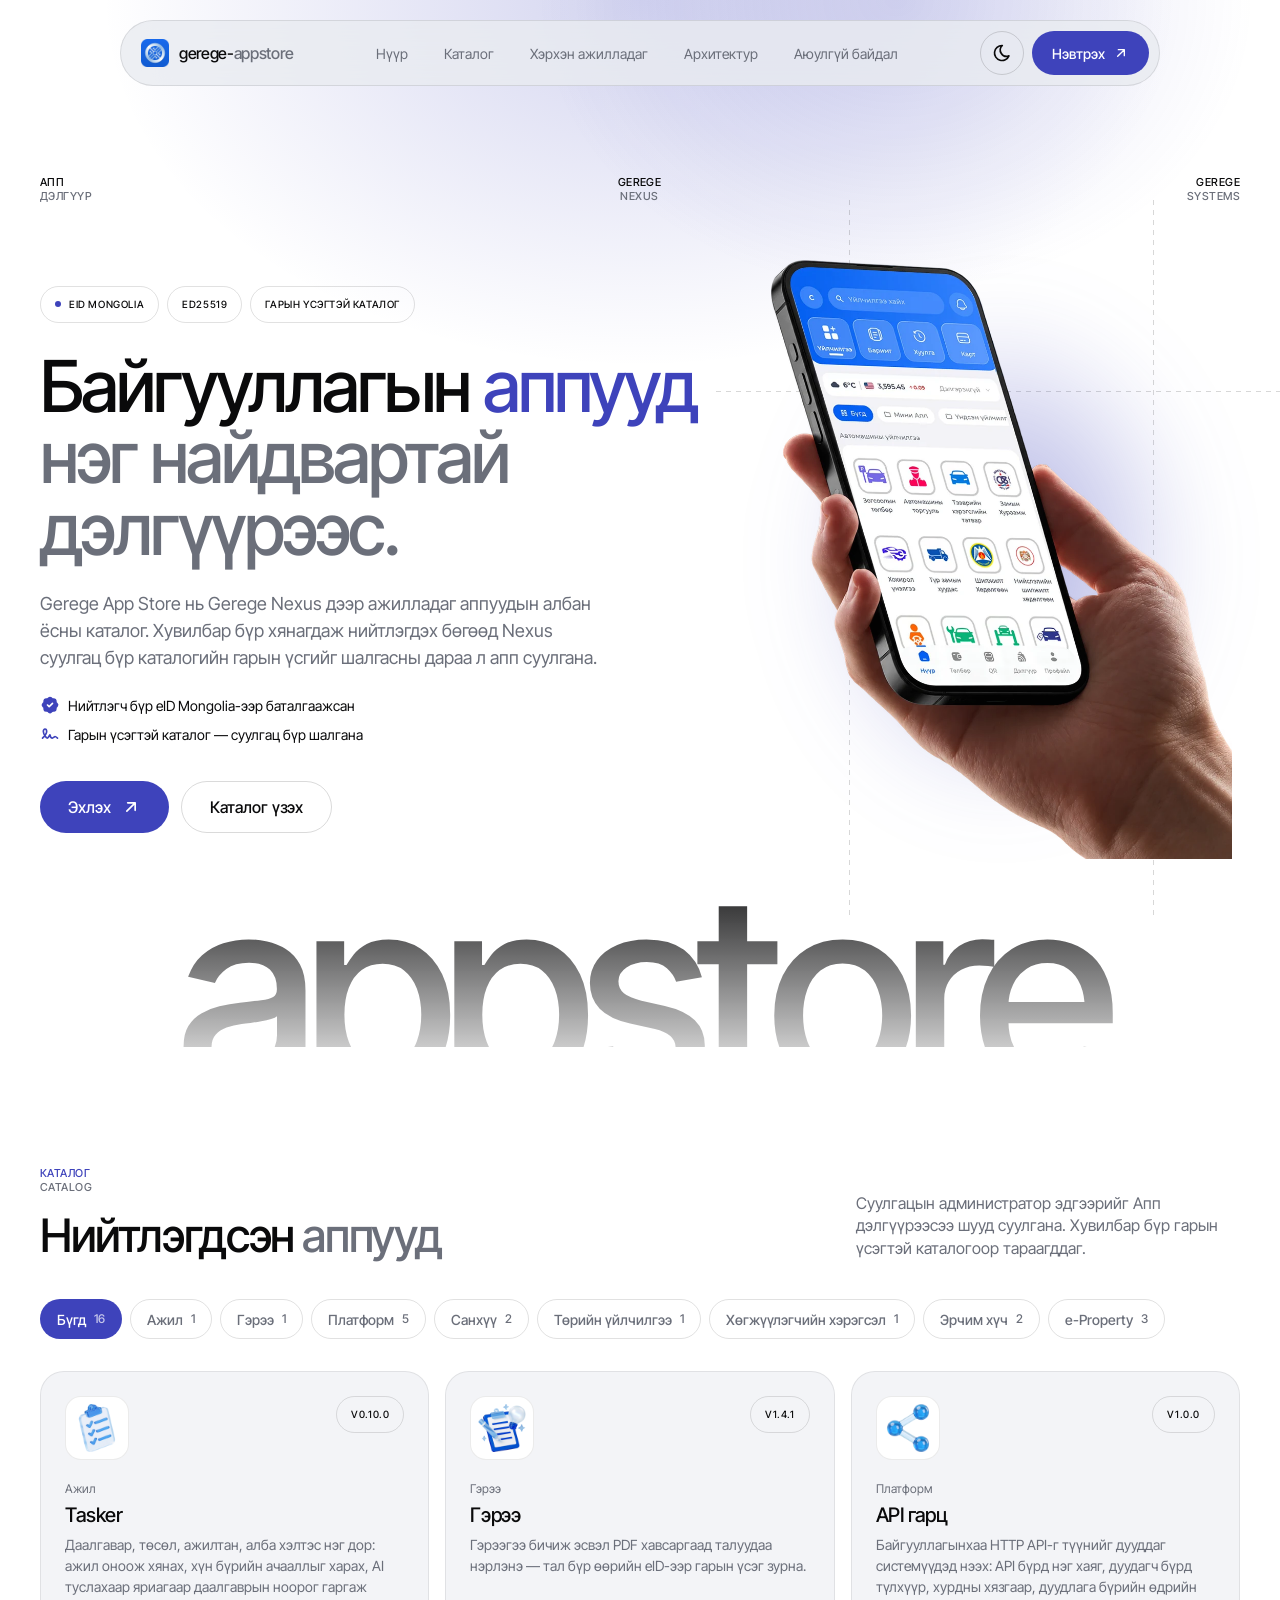
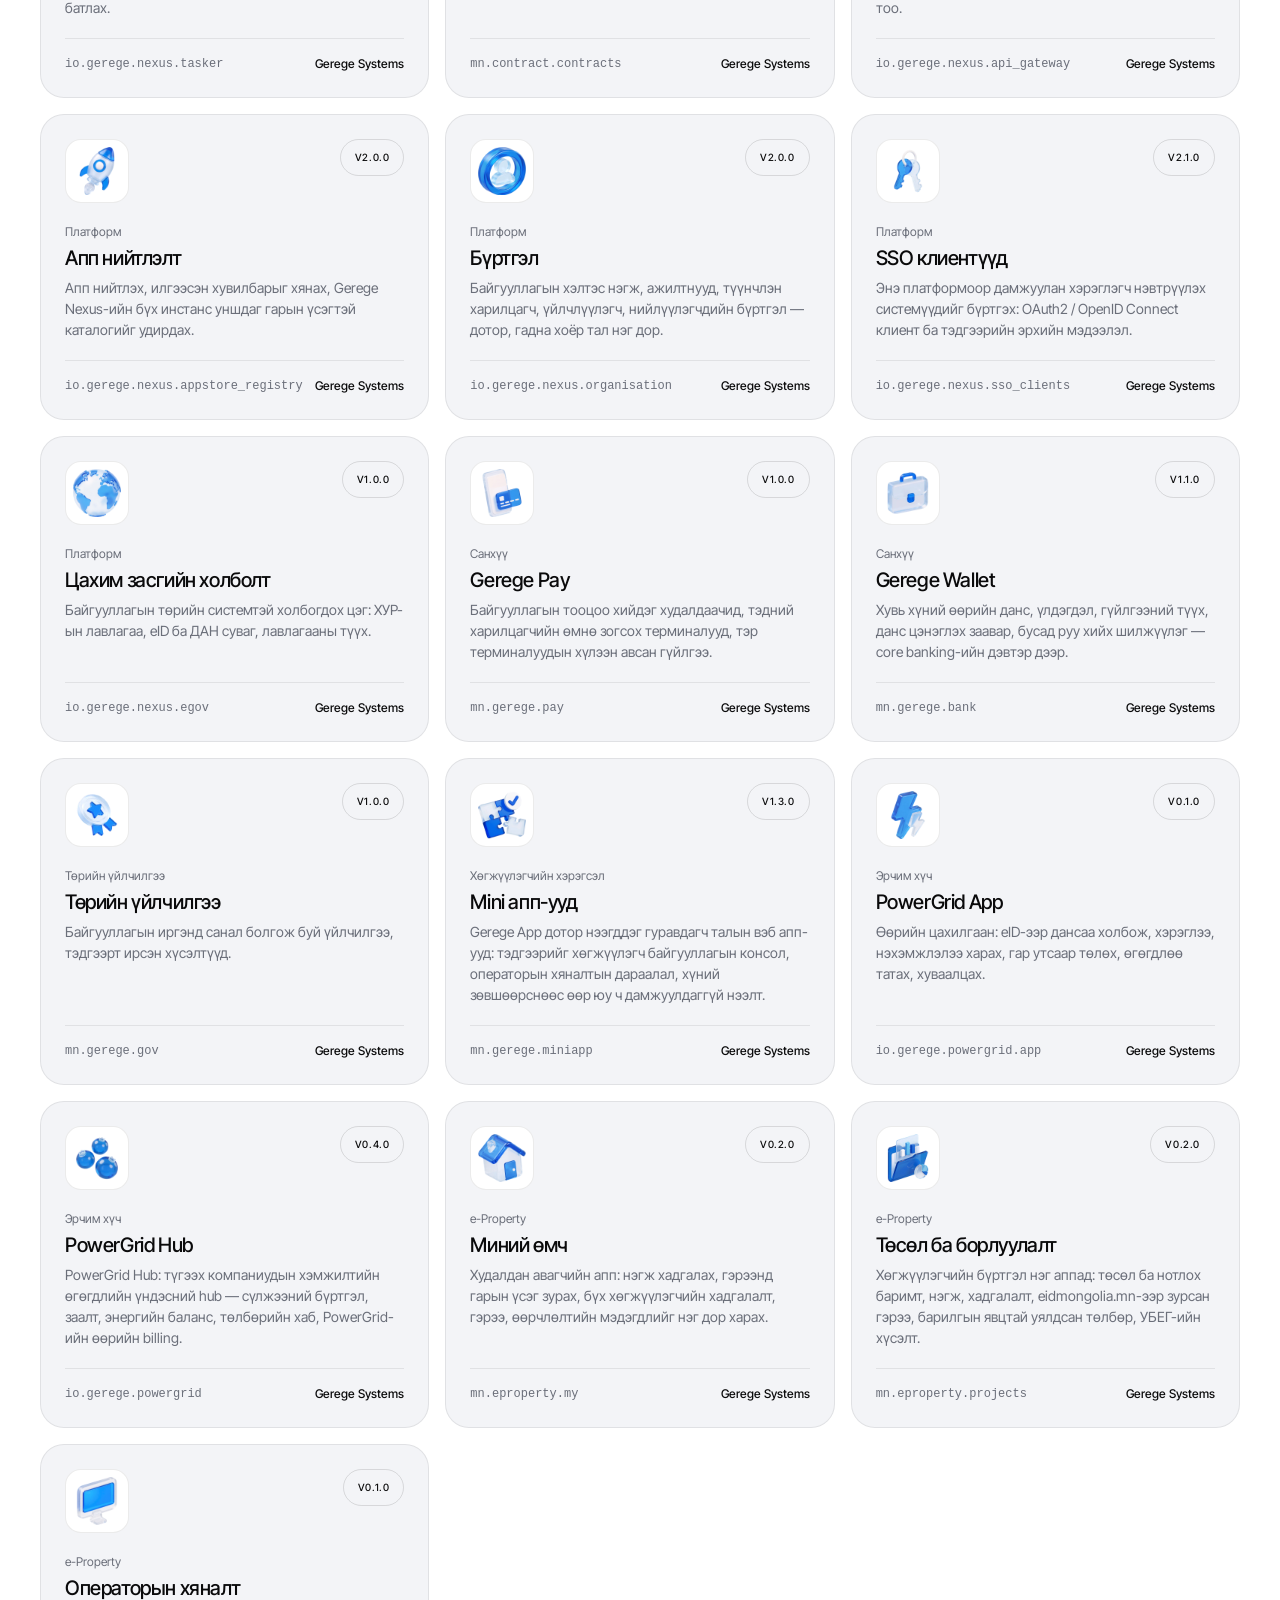
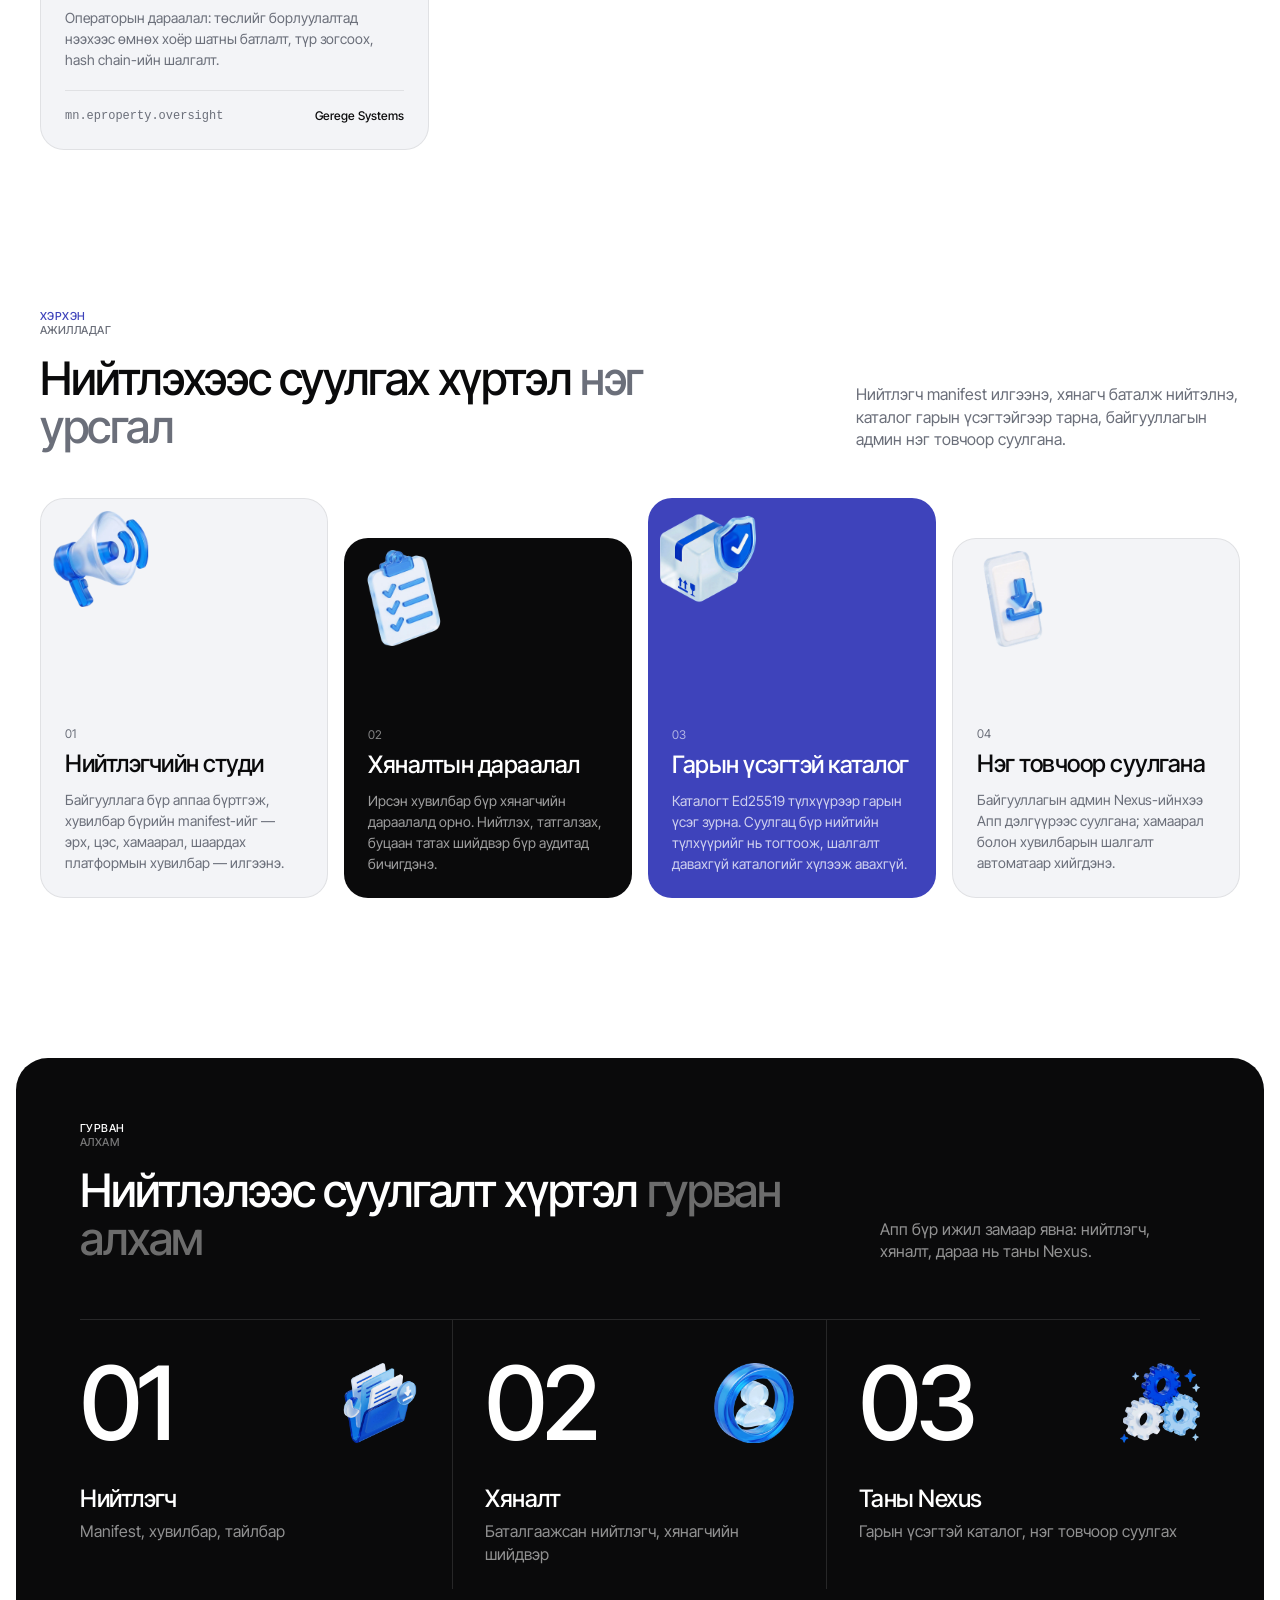
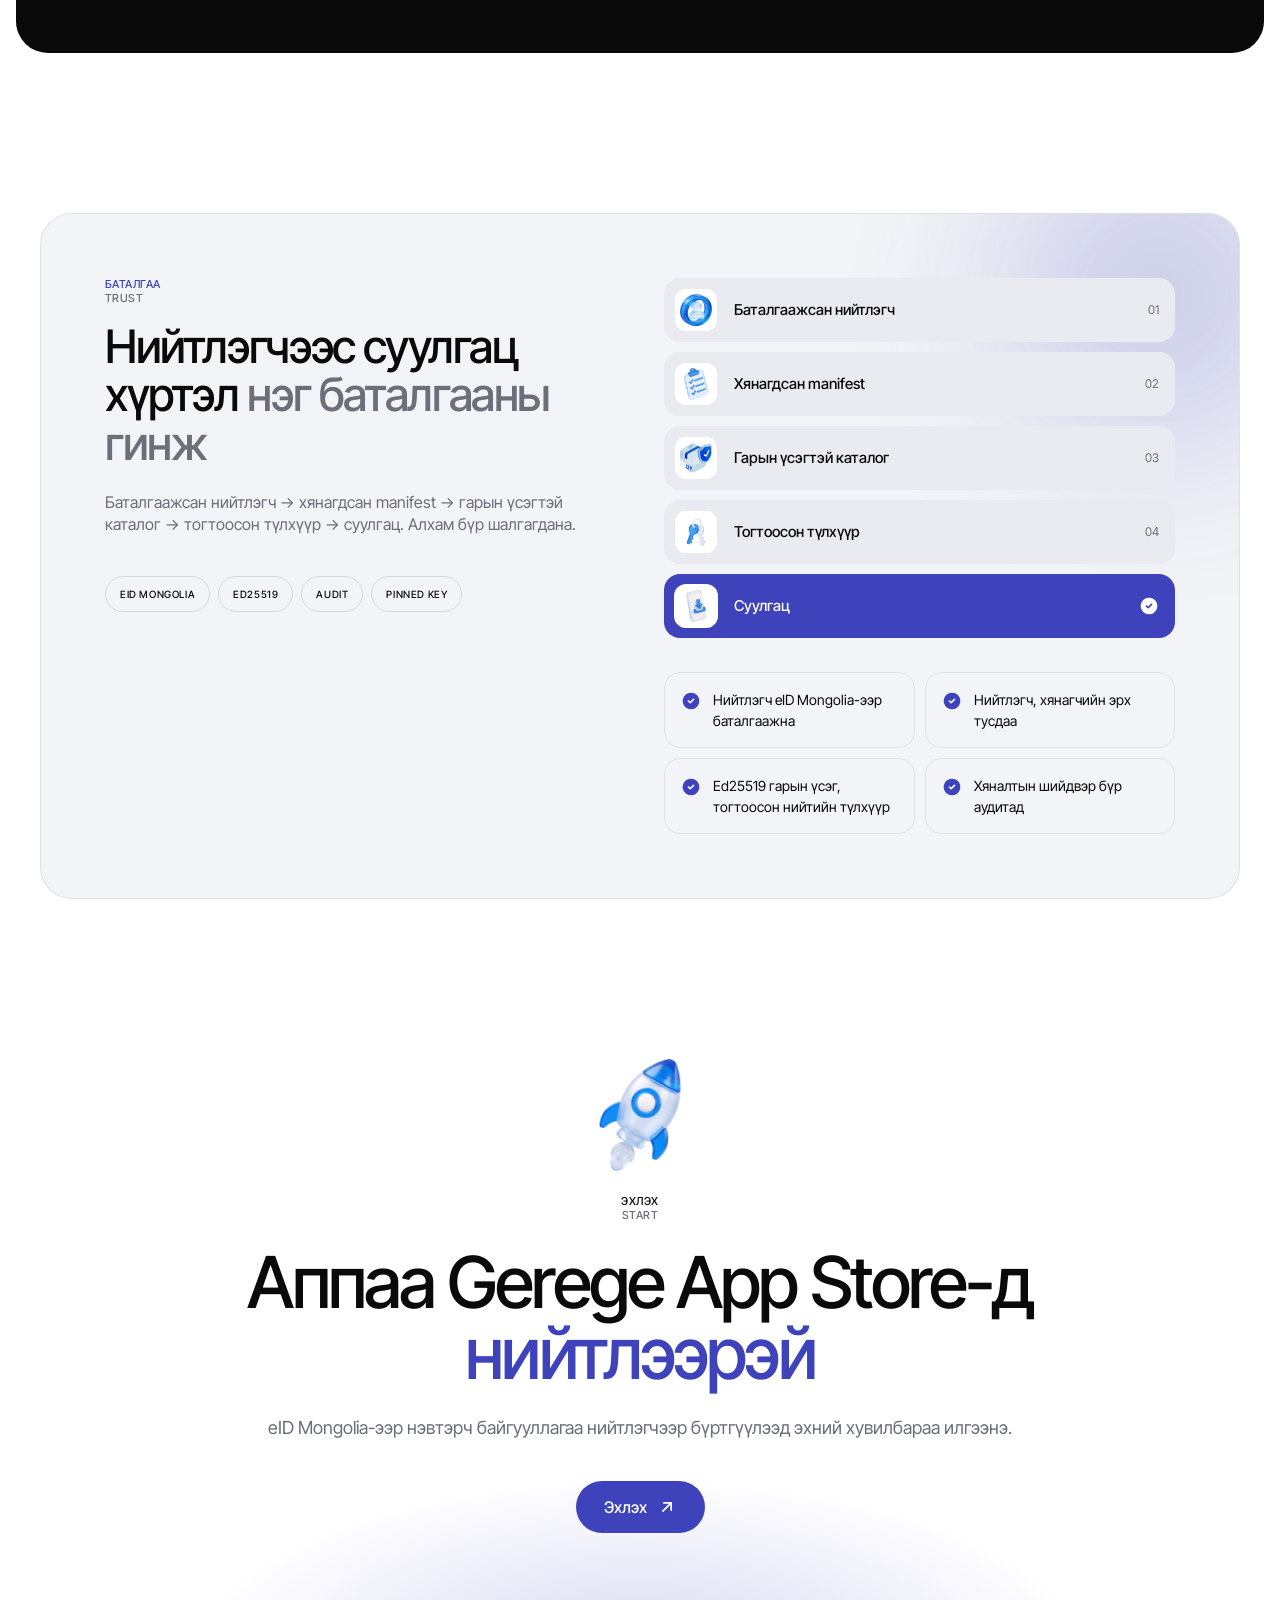
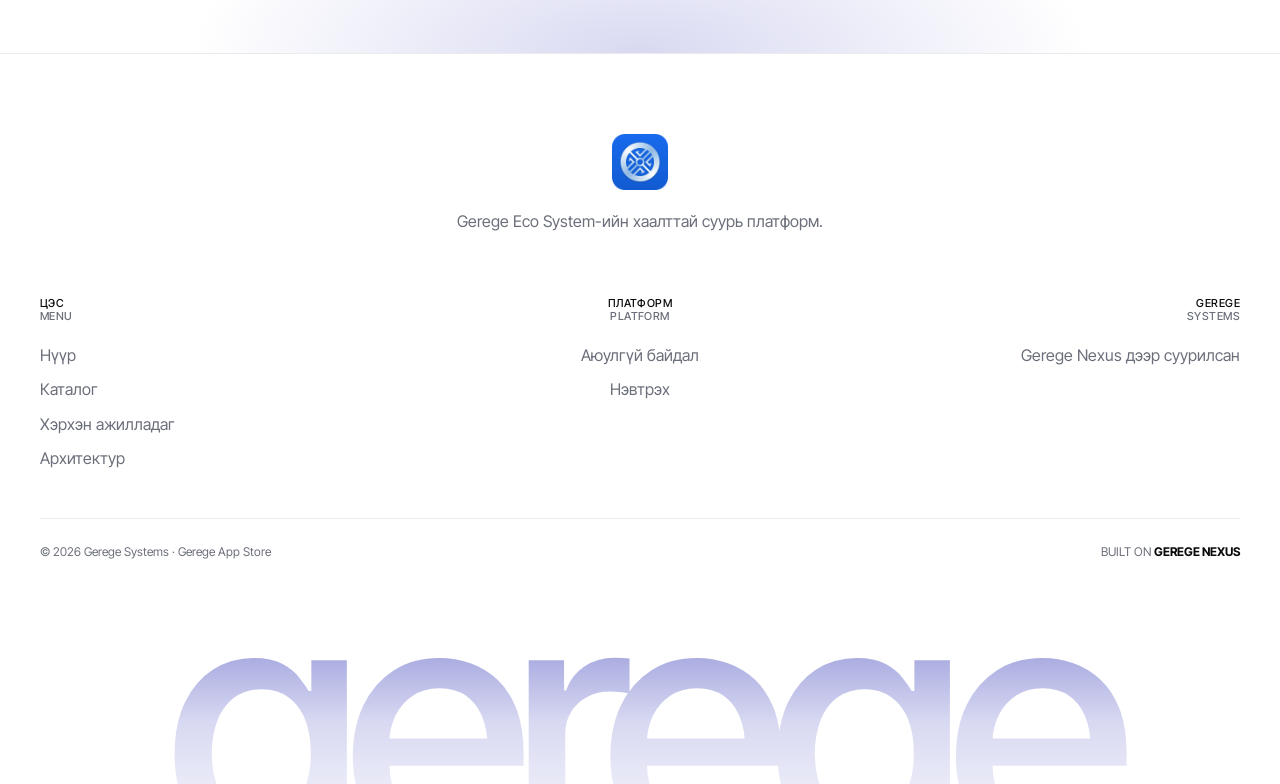
<file: index.html>
<!DOCTYPE html>
<html lang="mn" data-site="appstore">

<head>
    <title>Нүүр | Gerege App Store — Gerege Eco System-ийн хаалттай суурь платформ</title>

<!-- Meta Tags -->
<meta charset="utf-8">
<meta name="viewport" content="width=device-width, initial-scale=1">
<meta name="title" content="Gerege App Store — Gerege Eco System-ийн хаалттай суурь платформ">
<meta name="description" content="Gerege App Store нь Gerege Nexus дээр ажилладаг аппуудын албан ёсны каталог. Хувилбар бүр хянагдаж нийтлэгдэх бөгөөд Nexus суулгац бүр каталогийн гарын үсгийг шалгасны дараа л апп суулгана.">
<meta name="keywords" content="Gerege App Store, Gerege Nexus, апп дэлгүүр, байгууллагын апп, Ed25519, гарын үсэгтэй каталог, eID Mongolia">
<meta name="author" content="Gerege Systems">
<meta name="robots" content="index, follow">

<!-- Favicon -->
<link rel="shortcut icon" href="/images/appstore-logo.webp">

    <!-- Theme: saved choice, else system preference (runs before paint) -->
<script>
    (function () {
        var t;
        try { t = localStorage.getItem('theme'); } catch (e) {}
        if (t !== 'light' && t !== 'dark') {
            t = window.matchMedia('(prefers-color-scheme: dark)').matches ? 'dark' : 'light';
        }
        document.documentElement.setAttribute('data-theme', t);
    })();
</script>

<!-- Google Font Link (https://fonts.google.com/) -->
<link rel="preconnect" href="https://fonts.googleapis.com">
<link rel="preconnect" href="https://fonts.gstatic.com" crossorigin>
<link href="https://fonts.googleapis.com/css2?family=Inter+Tight:wght@300;400;500;700&display=swap" rel="stylesheet">

  <script type="module" crossorigin src="/assets/app-CljazDsf.js"></script>
  <link rel="stylesheet" crossorigin href="/assets/app-BIvjGQwe.css">
</head>

<body>

    <!-- Navbar -->
<header class="fixed top-0 inset-x-0 z-140 md:pt-5 pt-3 px-4">
    <div class="max-w-260 mx-auto">
        <div class="flex items-center justify-between gap-4 py-2.5 ps-5 pe-2.5 rounded-full border border-fg/10 bg-surface-2/80 backdrop-blur-xl">
            <a href="/" class="flex items-center gap-2.5 shrink-0">
                    <img src="/images/appstore-logo.webp" alt="Gerege App Store" class="h-7">
                <span class="text-base font-medium tracking-[-0.02em] text-fg">gerege-<span class="text-muted">appstore</span></span>
            </a>

            <nav id="navbar" class="hidden lg:flex items-center gap-1">
                                    <a href="/" class="py-2 px-4 rounded-full text-sm text-muted transition-colors hover:text-fg">Нүүр</a>
                                    <a href="/#catalog" class="py-2 px-4 rounded-full text-sm text-muted transition-colors hover:text-fg">Каталог</a>
                                    <a href="/#how" class="py-2 px-4 rounded-full text-sm text-muted transition-colors hover:text-fg">Хэрхэн ажилладаг</a>
                                    <a href="/architecture" class="py-2 px-4 rounded-full text-sm text-muted transition-colors hover:text-fg">Архитектур</a>
                                    <a href="/trust" class="py-2 px-4 rounded-full text-sm text-muted transition-colors hover:text-fg">Аюулгүй байдал</a>
                            </nav>

            <div class="flex items-center gap-2">
                <button type="button" data-theme-toggle aria-label="Light / dark горим солих" class="inline-flex size-11 items-center justify-center rounded-full border border-fg/15 text-fg transition-colors hover:bg-fg/5">
                    <i class="iconify tabler--moon size-5 theme-icon-dark"></i>
                    <i class="iconify tabler--sun size-5 theme-icon-light"></i>
                </button>

                <a href="https://appstore.gerege.mn/login" class="md:inline-flex hidden items-center gap-2 h-11 px-5 rounded-full bg-accent text-on-accent text-sm font-medium">
                    Нэвтрэх <i class="iconify tabler--arrow-up-right size-4"></i>
                </a>

                <button type="button" aria-haspopup="dialog" aria-expanded="false" aria-controls="mobile-menu" data-hs-overlay="#mobile-menu" class="lg:hidden inline-flex size-11 items-center justify-center rounded-full border border-fg/15 text-fg">
                    <i class="iconify tabler--menu-2 size-5"></i>
                </button>
            </div>
        </div>
    </div>

    <div id="mobile-menu" class="hs-overlay hs-overlay-open:translate-y-0 hs-overlay-open:opacity-100 opacity-0 hs-overlay-open:top-auto [--body-scroll:true] fixed inset-x-0 top-0 z-140 -translate-y-full transform transition-all duration-300 lg:hidden px-4" role="dialog" tabindex="-1" aria-labelledby="mobile-menu-label">
        <div class="max-w-260 mx-auto mt-2 p-2 rounded-3xl border border-fg/10 bg-surface-2">
            <div class="flex flex-col">
                                    <a href="/" class="py-3.5 px-4 rounded-2xl text-fg hover:bg-fg/5">Нүүр</a>
                                    <a href="/#catalog" class="py-3.5 px-4 rounded-2xl text-fg hover:bg-fg/5">Каталог</a>
                                    <a href="/#how" class="py-3.5 px-4 rounded-2xl text-fg hover:bg-fg/5">Хэрхэн ажилладаг</a>
                                    <a href="/architecture" class="py-3.5 px-4 rounded-2xl text-fg hover:bg-fg/5">Архитектур</a>
                                    <a href="/trust" class="py-3.5 px-4 rounded-2xl text-fg hover:bg-fg/5">Аюулгүй байдал</a>
                                <a href="https://appstore.gerege.mn/login" class="mt-2 h-13 inline-flex items-center justify-center rounded-2xl bg-accent text-on-accent font-medium">Нэвтрэх</a>
            </div>
        </div>
    </div>
</header>

    <!-- Hero Section -->
    <section class="relative overflow-hidden lg:pt-44 pt-32">
        <div class="absolute inset-0 glow-top -z-1"></div>

        <div class="container relative">
            <!-- Corner meta labels -->
            <div class="hidden md:flex justify-between mb-14 text-fg">
                <div class="label">Апп<span>дэлгүүр</span></div>
                <div class="label text-center">Gerege<span>Nexus</span></div>
                <div class="label text-end">Gerege<span>Systems</span></div>
            </div>

            <div class="grid lg:grid-cols-12 items-center gap-10">
                <div class="lg:col-span-7" data-aos="fade-up">
                    <div class="flex flex-wrap gap-2 mb-7">
                        <span class="pill"><span class="size-1.5 rounded-full bg-accent"></span> eID Mongolia</span>
                        <span class="pill">Ed25519</span>
                        <span class="pill">Гарын үсэгтэй каталог</span>
                    </div>

                    <h1 class="display mb-6">Байгууллагын <span class="text-accent">аппууд</span> <span class="text-muted">нэг найдвартай дэлгүүрээс.</span></h1>

                    <p class="text-muted md:text-lg max-w-xl mb-6">Gerege App Store нь Gerege Nexus дээр ажилладаг аппуудын албан ёсны каталог. Хувилбар бүр хянагдаж нийтлэгдэх бөгөөд Nexus суулгац бүр каталогийн гарын үсгийг шалгасны дараа л апп суулгана.</p>

                    <div class="flex flex-col gap-2 mb-9 text-sm">
                        <span class="inline-flex items-center gap-2"><i class="iconify tabler--rosette-discount-check-filled size-5 text-accent"></i> Нийтлэгч бүр eID Mongolia-ээр баталгаажсан</span>
                        <span class="inline-flex items-center gap-2"><i class="iconify tabler--signature size-5 text-accent"></i> Гарын үсэгтэй каталог — суулгац бүр шалгана</span>
                    </div>

                    <div class="flex flex-wrap items-center gap-3">
                        <a href="https://appstore.gerege.mn/login" class="btn-accent">Эхлэх <i class="iconify tabler--arrow-up-right size-5"></i></a>
                        <a href="#catalog" class="btn-ghost">Каталог үзэх</a>
                    </div>
                </div>

                <div class="lg:col-span-5 relative flex justify-center" data-aos="fade-up" data-aos-delay="150">
                    <!-- construction lines -->
                    <div class="absolute inset-y-[-10%] start-[18%] w-px dashed-v"></div>
                    <div class="absolute inset-y-[-10%] end-[18%] w-px dashed-v"></div>
                    <div class="absolute inset-x-[-10%] top-[22%] h-px dashed-h"></div>
                    <div class="absolute inset-[8%] rounded-full glow-accent blur-2xl"></div>

                    <img src="/images/home/hero.webp" alt="Гарт барьсан утсан дээр нээлттэй Gerege апп" class="relative lg:max-h-150 max-h-105 w-auto">
                </div>
            </div>
        </div>

        <!-- Giant cropped wordmark -->
        <div class="relative mt-6 -mb-[4vw] text-center pointer-events-none" aria-hidden="true">
            <div class="wordmark text-[clamp(90px,21vw,330px)] bg-linear-to-b from-fg/90 to-fg/0 bg-clip-text text-transparent">appstore</div>
        </div>
    </section>

    <!-- Catalog -->
    <section id="catalog" class="relative lg:pt-30 pt-20 scroll-mt-24">
        <div class="container">
            <div class="grid lg:grid-cols-12 gap-6 mb-10">
                <div class="lg:col-span-7">
                    <div class="label text-accent mb-4">Каталог<span>catalog</span></div>
                    <h2 class="h2">Нийтлэгдсэн <span class="text-muted">аппууд</span></h2>
                </div>
                <p class="lg:col-span-4 lg:col-start-9 self-end text-muted">Суулгацын администратор эдгээрийг Апп дэлгүүрээсээ шууд суулгана. Хувилбар бүр гарын үсэгтэй каталогоор тараагддаг.</p>
            </div>

            <!-- Category filter -->
            <div class="flex flex-wrap gap-2 mb-8" role="tablist" aria-label="Ангилал">
                <button type="button" data-filter="all" class="catalog-filter is-active">Бүгд <span>16</span></button>
                                    <button type="button" data-filter="Ажил" class="catalog-filter">Ажил <span>1</span></button>
                                    <button type="button" data-filter="Гэрээ" class="catalog-filter">Гэрээ <span>1</span></button>
                                    <button type="button" data-filter="Платформ" class="catalog-filter">Платформ <span>5</span></button>
                                    <button type="button" data-filter="Санхүү" class="catalog-filter">Санхүү <span>2</span></button>
                                    <button type="button" data-filter="Төрийн үйлчилгээ" class="catalog-filter">Төрийн үйлчилгээ <span>1</span></button>
                                    <button type="button" data-filter="Хөгжүүлэгчийн хэрэгсэл" class="catalog-filter">Хөгжүүлэгчийн хэрэгсэл <span>1</span></button>
                                    <button type="button" data-filter="Эрчим хүч" class="catalog-filter">Эрчим хүч <span>2</span></button>
                                    <button type="button" data-filter="e-Property" class="catalog-filter">e-Property <span>3</span></button>
                            </div>

            <div class="grid lg:grid-cols-3 md:grid-cols-2 gap-4">
                                                            <article data-cat="Ажил" class="catalog-card group rounded-3xl bg-surface border border-fg/8 p-6 flex flex-col gap-5 transition-colors hover:border-accent/40">
                            <div class="flex items-start justify-between gap-4">
                                <span class="size-16 shrink-0 inline-flex items-center justify-center rounded-2xl bg-bg border border-fg/8">
                                    <img src="/images/icons3d-white/checklist.webp" alt="" class="size-12 object-contain transition-transform duration-500 group-hover:-translate-y-0.5 group-hover:rotate-[-4deg]" loading="lazy">
                                </span>
                                <span class="pill">v0.10.0</span>
                            </div>

                            <div class="flex-1">
                                <div class="text-xs text-muted mb-1.5">Ажил</div>
                                <h3 class="text-xl mb-2">Tasker</h3>
                                <p class="text-sm text-muted">Даалгавар, төсөл, ажилтан, алба хэлтэс нэг дор: ажил оноож хянах, хүн бүрийн ачааллыг харах, AI туслахаар яриагаар даалгаврын ноорог гаргаж батлах.</p>
                            </div>

                            <div class="flex items-center justify-between gap-3 pt-4 border-t border-fg/8 text-xs">
                                <code class="text-muted truncate">io.gerege.nexus.tasker</code>
                                <span class="shrink-0 font-medium">Gerege Systems</span>
                            </div>
                        </article>
                                                                                <article data-cat="Гэрээ" class="catalog-card group rounded-3xl bg-surface border border-fg/8 p-6 flex flex-col gap-5 transition-colors hover:border-accent/40">
                            <div class="flex items-start justify-between gap-4">
                                <span class="size-16 shrink-0 inline-flex items-center justify-center rounded-2xl bg-bg border border-fg/8">
                                    <img src="/images/icons3d-white/task-clipboard.webp" alt="" class="size-12 object-contain transition-transform duration-500 group-hover:-translate-y-0.5 group-hover:rotate-[-4deg]" loading="lazy">
                                </span>
                                <span class="pill">v1.4.1</span>
                            </div>

                            <div class="flex-1">
                                <div class="text-xs text-muted mb-1.5">Гэрээ</div>
                                <h3 class="text-xl mb-2">Гэрээ</h3>
                                <p class="text-sm text-muted">Гэрээгээ бичиж эсвэл PDF хавсаргаад талуудаа нэрлэнэ — тал бүр өөрийн eID-ээр гарын үсэг зурна.</p>
                            </div>

                            <div class="flex items-center justify-between gap-3 pt-4 border-t border-fg/8 text-xs">
                                <code class="text-muted truncate">mn.contract.contracts</code>
                                <span class="shrink-0 font-medium">Gerege Systems</span>
                            </div>
                        </article>
                                                                                <article data-cat="Платформ" class="catalog-card group rounded-3xl bg-surface border border-fg/8 p-6 flex flex-col gap-5 transition-colors hover:border-accent/40">
                            <div class="flex items-start justify-between gap-4">
                                <span class="size-16 shrink-0 inline-flex items-center justify-center rounded-2xl bg-bg border border-fg/8">
                                    <img src="/images/icons3d-white/share.webp" alt="" class="size-12 object-contain transition-transform duration-500 group-hover:-translate-y-0.5 group-hover:rotate-[-4deg]" loading="lazy">
                                </span>
                                <span class="pill">v1.0.0</span>
                            </div>

                            <div class="flex-1">
                                <div class="text-xs text-muted mb-1.5">Платформ</div>
                                <h3 class="text-xl mb-2">API гарц</h3>
                                <p class="text-sm text-muted">Байгууллагынхаа HTTP API-г түүнийг дууддаг системүүдэд нээх: API бүрд нэг хаяг, дуудагч бүрд түлхүүр, хурдны хязгаар, дуудлага бүрийн өдрийн тоо.</p>
                            </div>

                            <div class="flex items-center justify-between gap-3 pt-4 border-t border-fg/8 text-xs">
                                <code class="text-muted truncate">io.gerege.nexus.api_gateway</code>
                                <span class="shrink-0 font-medium">Gerege Systems</span>
                            </div>
                        </article>
                                            <article data-cat="Платформ" class="catalog-card group rounded-3xl bg-surface border border-fg/8 p-6 flex flex-col gap-5 transition-colors hover:border-accent/40">
                            <div class="flex items-start justify-between gap-4">
                                <span class="size-16 shrink-0 inline-flex items-center justify-center rounded-2xl bg-bg border border-fg/8">
                                    <img src="/images/icons3d-white/rocket.webp" alt="" class="size-12 object-contain transition-transform duration-500 group-hover:-translate-y-0.5 group-hover:rotate-[-4deg]" loading="lazy">
                                </span>
                                <span class="pill">v2.0.0</span>
                            </div>

                            <div class="flex-1">
                                <div class="text-xs text-muted mb-1.5">Платформ</div>
                                <h3 class="text-xl mb-2">Апп нийтлэлт</h3>
                                <p class="text-sm text-muted">Апп нийтлэх, илгээсэн хувилбарыг хянах, Gerege Nexus-ийн бүх инстанс уншдаг гарын үсэгтэй каталогийг удирдах.</p>
                            </div>

                            <div class="flex items-center justify-between gap-3 pt-4 border-t border-fg/8 text-xs">
                                <code class="text-muted truncate">io.gerege.nexus.appstore_registry</code>
                                <span class="shrink-0 font-medium">Gerege Systems</span>
                            </div>
                        </article>
                                            <article data-cat="Платформ" class="catalog-card group rounded-3xl bg-surface border border-fg/8 p-6 flex flex-col gap-5 transition-colors hover:border-accent/40">
                            <div class="flex items-start justify-between gap-4">
                                <span class="size-16 shrink-0 inline-flex items-center justify-center rounded-2xl bg-bg border border-fg/8">
                                    <img src="/images/icons3d-white/user-profile.webp" alt="" class="size-12 object-contain transition-transform duration-500 group-hover:-translate-y-0.5 group-hover:rotate-[-4deg]" loading="lazy">
                                </span>
                                <span class="pill">v2.0.0</span>
                            </div>

                            <div class="flex-1">
                                <div class="text-xs text-muted mb-1.5">Платформ</div>
                                <h3 class="text-xl mb-2">Бүртгэл</h3>
                                <p class="text-sm text-muted">Байгууллагын хэлтэс нэгж, ажилтнууд, түүнчлэн харилцагч, үйлчлүүлэгч, нийлүүлэгчдийн бүртгэл — дотор, гадна хоёр тал нэг дор.</p>
                            </div>

                            <div class="flex items-center justify-between gap-3 pt-4 border-t border-fg/8 text-xs">
                                <code class="text-muted truncate">io.gerege.nexus.organisation</code>
                                <span class="shrink-0 font-medium">Gerege Systems</span>
                            </div>
                        </article>
                                            <article data-cat="Платформ" class="catalog-card group rounded-3xl bg-surface border border-fg/8 p-6 flex flex-col gap-5 transition-colors hover:border-accent/40">
                            <div class="flex items-start justify-between gap-4">
                                <span class="size-16 shrink-0 inline-flex items-center justify-center rounded-2xl bg-bg border border-fg/8">
                                    <img src="/images/icons3d/keys.webp" alt="" class="size-12 object-contain transition-transform duration-500 group-hover:-translate-y-0.5 group-hover:rotate-[-4deg]" loading="lazy">
                                </span>
                                <span class="pill">v2.1.0</span>
                            </div>

                            <div class="flex-1">
                                <div class="text-xs text-muted mb-1.5">Платформ</div>
                                <h3 class="text-xl mb-2">SSO клиентүүд</h3>
                                <p class="text-sm text-muted">Энэ платформоор дамжуулан хэрэглэгч нэвтрүүлэх системүүдийг бүртгэх: OAuth2 / OpenID Connect клиент ба тэдгээрийн эрхийн мэдээлэл.</p>
                            </div>

                            <div class="flex items-center justify-between gap-3 pt-4 border-t border-fg/8 text-xs">
                                <code class="text-muted truncate">io.gerege.nexus.sso_clients</code>
                                <span class="shrink-0 font-medium">Gerege Systems</span>
                            </div>
                        </article>
                                            <article data-cat="Платформ" class="catalog-card group rounded-3xl bg-surface border border-fg/8 p-6 flex flex-col gap-5 transition-colors hover:border-accent/40">
                            <div class="flex items-start justify-between gap-4">
                                <span class="size-16 shrink-0 inline-flex items-center justify-center rounded-2xl bg-bg border border-fg/8">
                                    <img src="/images/icons3d-white/globe.webp" alt="" class="size-12 object-contain transition-transform duration-500 group-hover:-translate-y-0.5 group-hover:rotate-[-4deg]" loading="lazy">
                                </span>
                                <span class="pill">v1.0.0</span>
                            </div>

                            <div class="flex-1">
                                <div class="text-xs text-muted mb-1.5">Платформ</div>
                                <h3 class="text-xl mb-2">Цахим засгийн холболт</h3>
                                <p class="text-sm text-muted">Байгууллагын төрийн системтэй холбогдох цэг: ХУР-ын лавлагаа, eID ба ДАН суваг, лавлагааны түүх.</p>
                            </div>

                            <div class="flex items-center justify-between gap-3 pt-4 border-t border-fg/8 text-xs">
                                <code class="text-muted truncate">io.gerege.nexus.egov</code>
                                <span class="shrink-0 font-medium">Gerege Systems</span>
                            </div>
                        </article>
                                                                                <article data-cat="Санхүү" class="catalog-card group rounded-3xl bg-surface border border-fg/8 p-6 flex flex-col gap-5 transition-colors hover:border-accent/40">
                            <div class="flex items-start justify-between gap-4">
                                <span class="size-16 shrink-0 inline-flex items-center justify-center rounded-2xl bg-bg border border-fg/8">
                                    <img src="/images/icons3d-white/phone-card.webp" alt="" class="size-12 object-contain transition-transform duration-500 group-hover:-translate-y-0.5 group-hover:rotate-[-4deg]" loading="lazy">
                                </span>
                                <span class="pill">v1.0.0</span>
                            </div>

                            <div class="flex-1">
                                <div class="text-xs text-muted mb-1.5">Санхүү</div>
                                <h3 class="text-xl mb-2">Gerege Pay</h3>
                                <p class="text-sm text-muted">Байгууллагын тооцоо хийдэг худалдаачид, тэдний харилцагчийн өмнө зогсох терминалууд, тэр терминалуудын хүлээн авсан гүйлгээ.</p>
                            </div>

                            <div class="flex items-center justify-between gap-3 pt-4 border-t border-fg/8 text-xs">
                                <code class="text-muted truncate">mn.gerege.pay</code>
                                <span class="shrink-0 font-medium">Gerege Systems</span>
                            </div>
                        </article>
                                            <article data-cat="Санхүү" class="catalog-card group rounded-3xl bg-surface border border-fg/8 p-6 flex flex-col gap-5 transition-colors hover:border-accent/40">
                            <div class="flex items-start justify-between gap-4">
                                <span class="size-16 shrink-0 inline-flex items-center justify-center rounded-2xl bg-bg border border-fg/8">
                                    <img src="/images/icons3d/briefcase-glass.webp" alt="" class="size-12 object-contain transition-transform duration-500 group-hover:-translate-y-0.5 group-hover:rotate-[-4deg]" loading="lazy">
                                </span>
                                <span class="pill">v1.1.0</span>
                            </div>

                            <div class="flex-1">
                                <div class="text-xs text-muted mb-1.5">Санхүү</div>
                                <h3 class="text-xl mb-2">Gerege Wallet</h3>
                                <p class="text-sm text-muted">Хувь хүний өөрийн данс, үлдэгдэл, гүйлгээний түүх, данс цэнэглэх заавар, бусад руу хийх шилжүүлэг — core banking-ийн дэвтэр дээр.</p>
                            </div>

                            <div class="flex items-center justify-between gap-3 pt-4 border-t border-fg/8 text-xs">
                                <code class="text-muted truncate">mn.gerege.bank</code>
                                <span class="shrink-0 font-medium">Gerege Systems</span>
                            </div>
                        </article>
                                                                                <article data-cat="Төрийн үйлчилгээ" class="catalog-card group rounded-3xl bg-surface border border-fg/8 p-6 flex flex-col gap-5 transition-colors hover:border-accent/40">
                            <div class="flex items-start justify-between gap-4">
                                <span class="size-16 shrink-0 inline-flex items-center justify-center rounded-2xl bg-bg border border-fg/8">
                                    <img src="/images/icons3d/badge-glass.webp" alt="" class="size-12 object-contain transition-transform duration-500 group-hover:-translate-y-0.5 group-hover:rotate-[-4deg]" loading="lazy">
                                </span>
                                <span class="pill">v1.0.0</span>
                            </div>

                            <div class="flex-1">
                                <div class="text-xs text-muted mb-1.5">Төрийн үйлчилгээ</div>
                                <h3 class="text-xl mb-2">Төрийн үйлчилгээ</h3>
                                <p class="text-sm text-muted">Байгууллагын иргэнд санал болгож буй үйлчилгээ, тэдгээрт ирсэн хүсэлтүүд.</p>
                            </div>

                            <div class="flex items-center justify-between gap-3 pt-4 border-t border-fg/8 text-xs">
                                <code class="text-muted truncate">mn.gerege.gov</code>
                                <span class="shrink-0 font-medium">Gerege Systems</span>
                            </div>
                        </article>
                                                                                <article data-cat="Хөгжүүлэгчийн хэрэгсэл" class="catalog-card group rounded-3xl bg-surface border border-fg/8 p-6 flex flex-col gap-5 transition-colors hover:border-accent/40">
                            <div class="flex items-start justify-between gap-4">
                                <span class="size-16 shrink-0 inline-flex items-center justify-center rounded-2xl bg-bg border border-fg/8">
                                    <img src="/images/icons3d-white/puzzle-check.webp" alt="" class="size-12 object-contain transition-transform duration-500 group-hover:-translate-y-0.5 group-hover:rotate-[-4deg]" loading="lazy">
                                </span>
                                <span class="pill">v1.3.0</span>
                            </div>

                            <div class="flex-1">
                                <div class="text-xs text-muted mb-1.5">Хөгжүүлэгчийн хэрэгсэл</div>
                                <h3 class="text-xl mb-2">Mini апп-ууд</h3>
                                <p class="text-sm text-muted">Gerege App дотор нээгддэг гуравдагч талын вэб апп-ууд: тэдгээрийг хөгжүүлэгч байгууллагын консол, операторын хяналтын дараалал, хүний зөвшөөрснөөс өөр юу ч дамжуулдаггүй нээлт.</p>
                            </div>

                            <div class="flex items-center justify-between gap-3 pt-4 border-t border-fg/8 text-xs">
                                <code class="text-muted truncate">mn.gerege.miniapp</code>
                                <span class="shrink-0 font-medium">Gerege Systems</span>
                            </div>
                        </article>
                                                                                <article data-cat="Эрчим хүч" class="catalog-card group rounded-3xl bg-surface border border-fg/8 p-6 flex flex-col gap-5 transition-colors hover:border-accent/40">
                            <div class="flex items-start justify-between gap-4">
                                <span class="size-16 shrink-0 inline-flex items-center justify-center rounded-2xl bg-bg border border-fg/8">
                                    <img src="/images/icons3d-white/lightning.webp" alt="" class="size-12 object-contain transition-transform duration-500 group-hover:-translate-y-0.5 group-hover:rotate-[-4deg]" loading="lazy">
                                </span>
                                <span class="pill">v0.1.0</span>
                            </div>

                            <div class="flex-1">
                                <div class="text-xs text-muted mb-1.5">Эрчим хүч</div>
                                <h3 class="text-xl mb-2">PowerGrid App</h3>
                                <p class="text-sm text-muted">Өөрийн цахилгаан: eID-ээр дансаа холбож, хэрэглээ, нэхэмжлэлээ харах, гар утсаар төлөх, өгөгдлөө татах, хуваалцах.</p>
                            </div>

                            <div class="flex items-center justify-between gap-3 pt-4 border-t border-fg/8 text-xs">
                                <code class="text-muted truncate">io.gerege.powergrid.app</code>
                                <span class="shrink-0 font-medium">Gerege Systems</span>
                            </div>
                        </article>
                                            <article data-cat="Эрчим хүч" class="catalog-card group rounded-3xl bg-surface border border-fg/8 p-6 flex flex-col gap-5 transition-colors hover:border-accent/40">
                            <div class="flex items-start justify-between gap-4">
                                <span class="size-16 shrink-0 inline-flex items-center justify-center rounded-2xl bg-bg border border-fg/8">
                                    <img src="/images/icons3d/spheres-glass.webp" alt="" class="size-12 object-contain transition-transform duration-500 group-hover:-translate-y-0.5 group-hover:rotate-[-4deg]" loading="lazy">
                                </span>
                                <span class="pill">v0.4.0</span>
                            </div>

                            <div class="flex-1">
                                <div class="text-xs text-muted mb-1.5">Эрчим хүч</div>
                                <h3 class="text-xl mb-2">PowerGrid Hub</h3>
                                <p class="text-sm text-muted">PowerGrid Hub: түгээх компаниудын хэмжилтийн өгөгдлийн үндэсний hub — сүлжээний бүртгэл, заалт, энергийн баланс, төлбөрийн хаб, PowerGrid-ийн өөрийн billing.</p>
                            </div>

                            <div class="flex items-center justify-between gap-3 pt-4 border-t border-fg/8 text-xs">
                                <code class="text-muted truncate">io.gerege.powergrid</code>
                                <span class="shrink-0 font-medium">Gerege Systems</span>
                            </div>
                        </article>
                                                                                <article data-cat="e-Property" class="catalog-card group rounded-3xl bg-surface border border-fg/8 p-6 flex flex-col gap-5 transition-colors hover:border-accent/40">
                            <div class="flex items-start justify-between gap-4">
                                <span class="size-16 shrink-0 inline-flex items-center justify-center rounded-2xl bg-bg border border-fg/8">
                                    <img src="/images/icons3d-white/home.webp" alt="" class="size-12 object-contain transition-transform duration-500 group-hover:-translate-y-0.5 group-hover:rotate-[-4deg]" loading="lazy">
                                </span>
                                <span class="pill">v0.2.0</span>
                            </div>

                            <div class="flex-1">
                                <div class="text-xs text-muted mb-1.5">e-Property</div>
                                <h3 class="text-xl mb-2">Миний өмч</h3>
                                <p class="text-sm text-muted">Худалдан авагчийн апп: нэгж хадгалах, гэрээнд гарын үсэг зурах, бүх хөгжүүлэгчийн хадгалалт, гэрээ, өөрчлөлтийн мэдэгдлийг нэг дор харах.</p>
                            </div>

                            <div class="flex items-center justify-between gap-3 pt-4 border-t border-fg/8 text-xs">
                                <code class="text-muted truncate">mn.eproperty.my</code>
                                <span class="shrink-0 font-medium">Gerege Systems</span>
                            </div>
                        </article>
                                            <article data-cat="e-Property" class="catalog-card group rounded-3xl bg-surface border border-fg/8 p-6 flex flex-col gap-5 transition-colors hover:border-accent/40">
                            <div class="flex items-start justify-between gap-4">
                                <span class="size-16 shrink-0 inline-flex items-center justify-center rounded-2xl bg-bg border border-fg/8">
                                    <img src="/images/icons3d-white/folder-chart.webp" alt="" class="size-12 object-contain transition-transform duration-500 group-hover:-translate-y-0.5 group-hover:rotate-[-4deg]" loading="lazy">
                                </span>
                                <span class="pill">v0.2.0</span>
                            </div>

                            <div class="flex-1">
                                <div class="text-xs text-muted mb-1.5">e-Property</div>
                                <h3 class="text-xl mb-2">Төсөл ба борлуулалт</h3>
                                <p class="text-sm text-muted">Хөгжүүлэгчийн бүртгэл нэг аппад: төсөл ба нотлох баримт, нэгж, хадгалалт, eidmongolia.mn-ээр зурсан гэрээ, барилгын явцтай уялдсан төлбөр, УБЕГ-ийн хүсэлт.</p>
                            </div>

                            <div class="flex items-center justify-between gap-3 pt-4 border-t border-fg/8 text-xs">
                                <code class="text-muted truncate">mn.eproperty.projects</code>
                                <span class="shrink-0 font-medium">Gerege Systems</span>
                            </div>
                        </article>
                                            <article data-cat="e-Property" class="catalog-card group rounded-3xl bg-surface border border-fg/8 p-6 flex flex-col gap-5 transition-colors hover:border-accent/40">
                            <div class="flex items-start justify-between gap-4">
                                <span class="size-16 shrink-0 inline-flex items-center justify-center rounded-2xl bg-bg border border-fg/8">
                                    <img src="/images/icons3d-white/monitor.webp" alt="" class="size-12 object-contain transition-transform duration-500 group-hover:-translate-y-0.5 group-hover:rotate-[-4deg]" loading="lazy">
                                </span>
                                <span class="pill">v0.1.0</span>
                            </div>

                            <div class="flex-1">
                                <div class="text-xs text-muted mb-1.5">e-Property</div>
                                <h3 class="text-xl mb-2">Операторын хяналт</h3>
                                <p class="text-sm text-muted">Операторын дараалал: төслийг борлуулалтад нээхээс өмнөх хоёр шатны батлалт, түр зогсоох, hash chain-ийн шалгалт.</p>
                            </div>

                            <div class="flex items-center justify-between gap-3 pt-4 border-t border-fg/8 text-xs">
                                <code class="text-muted truncate">mn.eproperty.oversight</code>
                                <span class="shrink-0 font-medium">Gerege Systems</span>
                            </div>
                        </article>
                                                </div>
        </div>
    </section>

    <!-- How It Works — step cards -->
    <section id="how" class="lg:py-40 py-24 scroll-mt-24">
        <div class="container">
            <div class="grid lg:grid-cols-12 gap-6 mb-12">
                <div class="lg:col-span-7">
                    <div class="label text-accent mb-4">Хэрхэн<span>ажилладаг</span></div>
                    <h2 class="h2">Нийтлэхээс суулгах хүртэл <span class="text-muted">нэг урсгал</span></h2>
                </div>
                <p class="lg:col-span-4 lg:col-start-9 self-end text-muted">Нийтлэгч manifest илгээнэ, хянагч баталж нийтэлнэ, каталог гарын үсэгтэйгээр тарна, байгууллагын админ нэг товчоор суулгана.</p>
            </div>

            <div class="grid lg:grid-cols-4 md:grid-cols-2 gap-4">
                <div class="group rounded-3xl bg-surface border border-fg/8 p-6 md:min-h-90 min-h-60 flex flex-col justify-between" data-aos="fade-up">
                    <img src="/images/icons3d-white/megaphone.webp" alt="" class="size-24 -ms-3 -mt-3 transition-transform duration-500 group-hover:-translate-y-1 group-hover:rotate-[-4deg]" loading="lazy">
                    <div>
                        <div class="text-xs text-muted mb-2">01</div>
                        <h3 class="text-2xl mb-3">Нийтлэгчийн студи</h3>
                        <p class="text-sm text-muted">Байгууллага бүр аппаа бүртгэж, хувилбар бүрийн manifest-ийг — эрх, цэс, хамаарал, шаардах платформын хувилбар — илгээнэ.</p>
                    </div>
                </div>

                <div class="group rounded-3xl bg-inv text-inv-fg p-6 md:min-h-90 min-h-60 flex flex-col justify-between lg:mt-10" data-aos="fade-up" data-aos-delay="80">
                    <img src="/images/icons3d-white/checklist.webp" alt="" class="size-24 -ms-3 -mt-3 transition-transform duration-500 group-hover:-translate-y-1 group-hover:rotate-[-4deg]" loading="lazy">
                    <div>
                        <div class="text-xs text-inv-fg/50 mb-2">02</div>
                        <h3 class="text-2xl mb-3">Хяналтын дараалал</h3>
                        <p class="text-sm text-inv-fg/60">Ирсэн хувилбар бүр хянагчийн дараалалд орно. Нийтлэх, татгалзах, буцаан татах шийдвэр бүр аудитад бичигдэнэ.</p>
                    </div>
                </div>

                <div class="group rounded-3xl bg-accent text-on-accent p-6 md:min-h-90 min-h-60 flex flex-col justify-between" data-aos="fade-up" data-aos-delay="160">
                    <img src="/images/icons3d-white/safe-package.webp" alt="" class="size-24 -ms-3 -mt-3 transition-transform duration-500 group-hover:-translate-y-1 group-hover:rotate-[-4deg]" loading="lazy">
                    <div>
                        <div class="text-xs text-on-accent/60 mb-2">03</div>
                        <h3 class="text-2xl mb-3">Гарын үсэгтэй каталог</h3>
                        <p class="text-sm text-on-accent/75">Каталогт Ed25519 түлхүүрээр гарын үсэг зурна. Суулгац бүр нийтийн түлхүүрийг нь тогтоож, шалгалт давахгүй каталогийг хүлээж авахгүй.</p>
                    </div>
                </div>

                <div class="group rounded-3xl bg-surface border border-fg/8 p-6 md:min-h-90 min-h-60 flex flex-col justify-between lg:mt-10" data-aos="fade-up" data-aos-delay="240">
                    <img src="/images/icons3d-white/phone-download.webp" alt="" class="size-24 -ms-3 -mt-3 transition-transform duration-500 group-hover:-translate-y-1 group-hover:rotate-[-4deg]" loading="lazy">
                    <div>
                        <div class="text-xs text-muted mb-2">04</div>
                        <h3 class="text-2xl mb-3">Нэг товчоор суулгана</h3>
                        <p class="text-sm text-muted">Байгууллагын админ Nexus-ийнхээ Апп дэлгүүрээс суулгана; хамаарал болон хувилбарын шалгалт автоматаар хийгдэнэ.</p>
                    </div>
                </div>
            </div>
        </div>
    </section>

    <!-- Three Steps — light rhythm break -->
    <section id="steps" class="scroll-mt-24 px-4">
        <div class="max-w-330 mx-auto rounded-[32px] bg-inv text-inv-fg lg:p-16 md:p-10 p-7">
            <div class="flex md:flex-row flex-col md:items-end justify-between gap-6 mb-14">
                <div>
                    <div class="label mb-4">Гурван<span class="text-inv-fg/45!">алхам</span></div>
                    <h2 class="h2 text-inv-fg">Нийтлэлээс суулгалт хүртэл <span class="text-inv-fg/40">гурван алхам</span></h2>
                </div>
                <p class="text-inv-fg/55 md:max-w-xs">Апп бүр ижил замаар явна: нийтлэгч, хяналт, дараа нь таны Nexus.</p>
            </div>

            <div class="grid md:grid-cols-3 border-t border-inv-fg/12">
                <div class="pt-8 md:pe-8 pb-6 md:border-e border-b md:border-b-0 border-inv-fg/12" data-aos="fade-up">
                    <div class="flex items-center justify-between mb-8"><div class="text-[clamp(64px,8vw,120px)] font-medium tracking-[-0.05em] leading-none">01</div><img src="/images/icons3d-white/folder-files.webp" alt="" class="size-20" loading="lazy"></div>
                    <h3 class="text-2xl text-inv-fg mb-2">Нийтлэгч</h3>
                    <p class="text-inv-fg/55">Manifest, хувилбар, тайлбар</p>
                </div>
                <div class="pt-8 md:px-8 pb-6 md:border-e border-b md:border-b-0 border-inv-fg/12" data-aos="fade-up" data-aos-delay="100">
                    <div class="flex items-center justify-between mb-8"><div class="text-[clamp(64px,8vw,120px)] font-medium tracking-[-0.05em] leading-none">02</div><img src="/images/icons3d-white/user-profile.webp" alt="" class="size-20" loading="lazy"></div>
                    <h3 class="text-2xl text-inv-fg mb-2">Хяналт</h3>
                    <p class="text-inv-fg/55">Баталгаажсан нийтлэгч, хянагчийн шийдвэр</p>
                </div>
                <div class="pt-8 md:ps-8 pb-6" data-aos="fade-up" data-aos-delay="200">
                    <div class="flex items-center justify-between mb-8"><div class="text-[clamp(64px,8vw,120px)] font-medium tracking-[-0.05em] leading-none">03</div><img src="/images/icons3d-white/gears.webp" alt="" class="size-20" loading="lazy"></div>
                    <h3 class="text-2xl text-inv-fg mb-2">Таны Nexus</h3>
                    <p class="text-inv-fg/55">Гарын үсэгтэй каталог, нэг товчоор суулгах</p>
                </div>
            </div>
        </div>
    </section>

    <!-- Trust Section -->
    <section id="trust" class="lg:py-40 py-24 scroll-mt-24">
    <div class="container">
        <div class="relative overflow-hidden rounded-[32px] bg-surface border border-fg/8 lg:p-16 md:p-10 p-7">
            <div class="absolute -top-40 -end-40 size-120 rounded-full glow-accent blur-3xl opacity-60 pointer-events-none"></div>

            <div class="relative grid lg:grid-cols-12 gap-12">
                <div class="lg:col-span-6">
                    <div class="label text-accent mb-4">Баталгаа<span>trust</span></div>
                    <h2 class="h2 mb-6">Нийтлэгчээс суулгац хүртэл <span class="text-muted">нэг баталгааны гинж</span></h2>
                    <p class="text-muted mb-10 max-w-lg">Баталгаажсан нийтлэгч → хянагдсан manifest → гарын үсэгтэй каталог → тогтоосон түлхүүр → суулгац. Алхам бүр шалгагдана.</p>

                    <div class="flex flex-wrap gap-2">
                                                    <span class="pill">eID Mongolia</span>
                                                    <span class="pill">Ed25519</span>
                                                    <span class="pill">Audit</span>
                                                    <span class="pill">Pinned key</span>
                                            </div>
                </div>

                <div class="lg:col-span-6 flex flex-col gap-2.5">
                                            <div class="flex items-center gap-4 h-16 ps-2.5 pe-4 rounded-2xl bg-surface-2" data-aos="fade-up" data-aos-delay="0">
                            <span class="size-11 shrink-0 inline-flex items-center justify-center rounded-xl bg-bg border border-fg/8">
                                <img src="/images/icons3d-white/user-profile.webp" alt="" class="size-8 object-contain" loading="lazy">
                            </span>
                            <span class="flex-1 text-[15px] font-medium">Баталгаажсан нийтлэгч</span>
                            <span class="text-xs text-muted">01</span>
                        </div>
                                            <div class="flex items-center gap-4 h-16 ps-2.5 pe-4 rounded-2xl bg-surface-2" data-aos="fade-up" data-aos-delay="80">
                            <span class="size-11 shrink-0 inline-flex items-center justify-center rounded-xl bg-bg border border-fg/8">
                                <img src="/images/icons3d-white/checklist.webp" alt="" class="size-8 object-contain" loading="lazy">
                            </span>
                            <span class="flex-1 text-[15px] font-medium">Хянагдсан manifest</span>
                            <span class="text-xs text-muted">02</span>
                        </div>
                                            <div class="flex items-center gap-4 h-16 ps-2.5 pe-4 rounded-2xl bg-surface-2" data-aos="fade-up" data-aos-delay="160">
                            <span class="size-11 shrink-0 inline-flex items-center justify-center rounded-xl bg-bg border border-fg/8">
                                <img src="/images/icons3d-white/safe-package.webp" alt="" class="size-8 object-contain" loading="lazy">
                            </span>
                            <span class="flex-1 text-[15px] font-medium">Гарын үсэгтэй каталог</span>
                            <span class="text-xs text-muted">03</span>
                        </div>
                                            <div class="flex items-center gap-4 h-16 ps-2.5 pe-4 rounded-2xl bg-surface-2" data-aos="fade-up" data-aos-delay="240">
                            <span class="size-11 shrink-0 inline-flex items-center justify-center rounded-xl bg-bg border border-fg/8">
                                <img src="/images/icons3d/keys.webp" alt="" class="size-8 object-contain" loading="lazy">
                            </span>
                            <span class="flex-1 text-[15px] font-medium">Тогтоосон түлхүүр</span>
                            <span class="text-xs text-muted">04</span>
                        </div>
                                                            <div class="group flex items-center gap-4 h-16 ps-2.5 pe-4 rounded-2xl bg-accent text-on-accent" data-aos="fade-up" data-aos-delay="320">
                        <span class="size-11 shrink-0 inline-flex items-center justify-center rounded-xl bg-bg">
                            <img src="/images/icons3d-white/phone-download.webp" alt="" class="size-8 object-contain" loading="lazy">
                        </span>
                        <span class="flex-1 text-[15px] font-medium">Суулгац</span>
                                                    <i class="iconify tabler--circle-check-filled size-5"></i>
                                            </div>

                    <div class="grid sm:grid-cols-2 gap-2.5 mt-6">
                                                    <div class="flex items-start gap-3 p-4 rounded-2xl border border-fg/8">
                                <i class="iconify tabler--circle-check-filled size-5 text-accent shrink-0 mt-0.5"></i>
                                <p class="text-sm">Нийтлэгч eID Mongolia-ээр баталгаажна</p>
                            </div>
                                                    <div class="flex items-start gap-3 p-4 rounded-2xl border border-fg/8">
                                <i class="iconify tabler--circle-check-filled size-5 text-accent shrink-0 mt-0.5"></i>
                                <p class="text-sm">Нийтлэгч, хянагчийн эрх тусдаа</p>
                            </div>
                                                    <div class="flex items-start gap-3 p-4 rounded-2xl border border-fg/8">
                                <i class="iconify tabler--circle-check-filled size-5 text-accent shrink-0 mt-0.5"></i>
                                <p class="text-sm">Ed25519 гарын үсэг, тогтоосон нийтийн түлхүүр</p>
                            </div>
                                                    <div class="flex items-start gap-3 p-4 rounded-2xl border border-fg/8">
                                <i class="iconify tabler--circle-check-filled size-5 text-accent shrink-0 mt-0.5"></i>
                                <p class="text-sm">Хяналтын шийдвэр бүр аудитад</p>
                            </div>
                                            </div>
                </div>
            </div>
        </div>
    </div>
</section>

    <!-- Call To Action Section -->
    <section class="relative lg:pb-30 pb-20 overflow-hidden">
    <div class="absolute inset-x-0 bottom-0 h-[70%] -z-1" style="background: radial-gradient(50% 60% at 50% 100%, color-mix(in srgb, var(--accent) 20%, transparent), transparent 70%)"></div>

    <div class="container text-center">
        <img src="/images/icons3d-white/rocket.webp" alt="" class="size-28 mx-auto mb-6" loading="lazy">
        <div class="label mb-6">Эхлэх<span>start</span></div>
        <h2 class="display max-w-4xl mx-auto mb-6">Аппаа Gerege App Store-д <span class="text-accent">нийтлээрэй</span></h2>
        <p class="text-muted md:text-lg mb-10">eID Mongolia-ээр нэвтэрч байгууллагаа нийтлэгчээр бүртгүүлээд эхний хувилбараа илгээнэ.</p>

        <a href="https://appstore.gerege.mn/login" class="btn-accent">Эхлэх <i class="iconify tabler--arrow-up-right size-5"></i></a>
    </div>
</section>

    <!-- Footer -->
<footer id="footer" class="relative overflow-hidden border-t border-fg/8 pt-20">
    <div class="container">
        <div class="flex flex-col items-center text-center mb-16">
                <img src="/images/appstore-logo.webp" alt="Gerege App Store" class="h-14 mb-5">
            <p class="text-muted">Gerege Eco System-ийн хаалттай суурь платформ.</p>
        </div>

        <div class="grid md:grid-cols-3 gap-10 pb-12 border-b border-fg/8">
            <div>
                <div class="label mb-5">Цэс<span>menu</span></div>
                <div class="space-y-3 *:block *:text-muted *:hover:text-fg *:transition-colors">
                                                                        <a href="/">Нүүр</a>
                                                                                                <a href="/#catalog">Каталог</a>
                                                                                                <a href="/#how">Хэрхэн ажилладаг</a>
                                                                                                <a href="/architecture">Архитектур</a>
                                                                                                        </div>
            </div>

            <div class="md:text-center">
                <div class="label mb-5">Платформ<span>platform</span></div>
                <div class="space-y-3 *:block *:text-muted *:hover:text-fg *:transition-colors">
                    <a href="/trust">Аюулгүй байдал</a>
                                        <a href="https://appstore.gerege.mn/login">Нэвтрэх</a>
                </div>
            </div>

            <div class="md:text-end">
                <div class="label mb-5">Gerege<span>systems</span></div>
                <p class="text-muted">Gerege Nexus дээр суурилсан</p>
            </div>
        </div>

        <div class="flex md:flex-row flex-col justify-between gap-2 py-6 text-xs text-muted">
            <div>© 2026 Gerege Systems · Gerege App Store</div>
            <div><span>BUILT ON</span> <span class="text-fg font-bold">GEREGE NEXUS</span></div>
        </div>
    </div>

    <div class="text-center -mb-[6vw] pointer-events-none" aria-hidden="true">
        <div class="wordmark bg-linear-to-b from-accent/70 via-accent/20 to-transparent bg-clip-text text-transparent">gerege</div>
    </div>
</footer>

    <script>
        // Catalog category filter
        document.querySelectorAll('.catalog-filter').forEach((btn) => {
            btn.addEventListener('click', () => {
                const cat = btn.dataset.filter;
                document.querySelectorAll('.catalog-filter').forEach((b) => b.classList.toggle('is-active', b === btn));
                document.querySelectorAll('.catalog-card').forEach((card) => {
                    card.hidden = cat !== 'all' && card.dataset.cat !== cat;
                });
            });
        });
    </script>

</body>

</html>
</file>
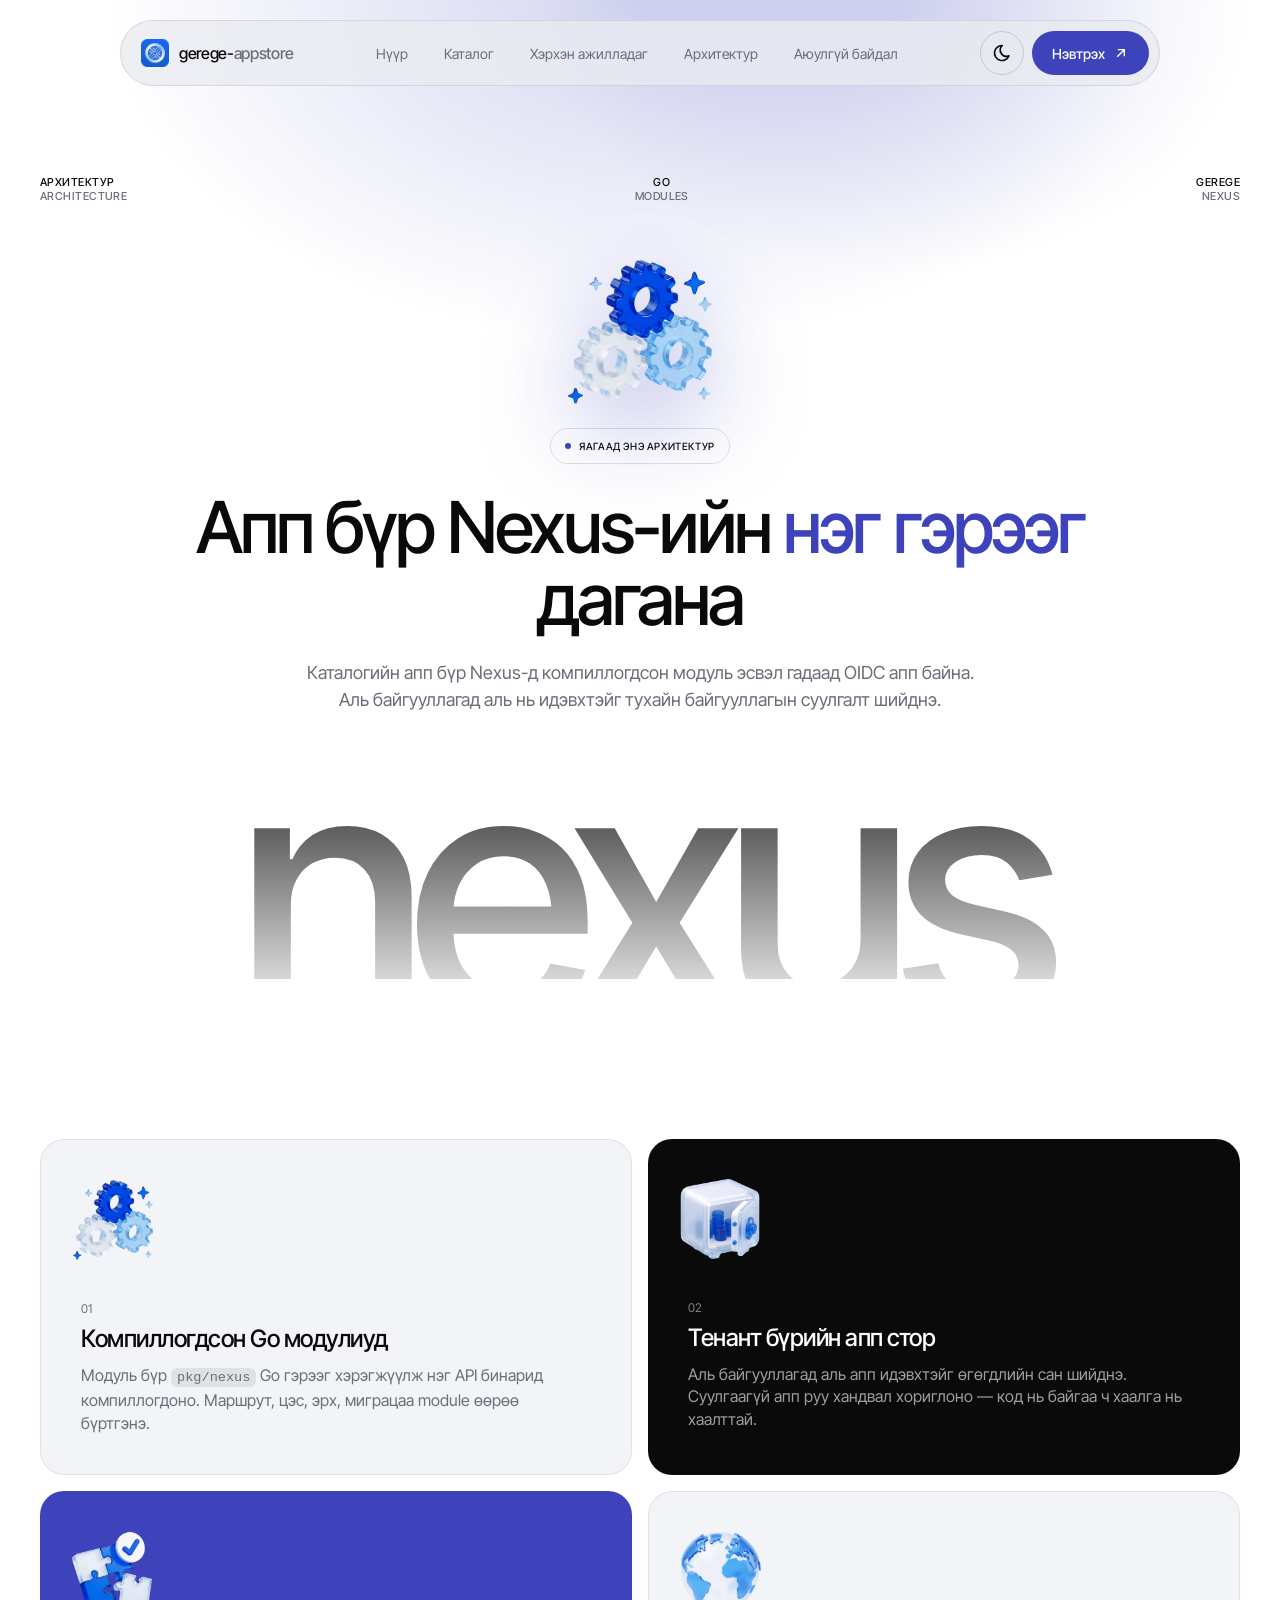
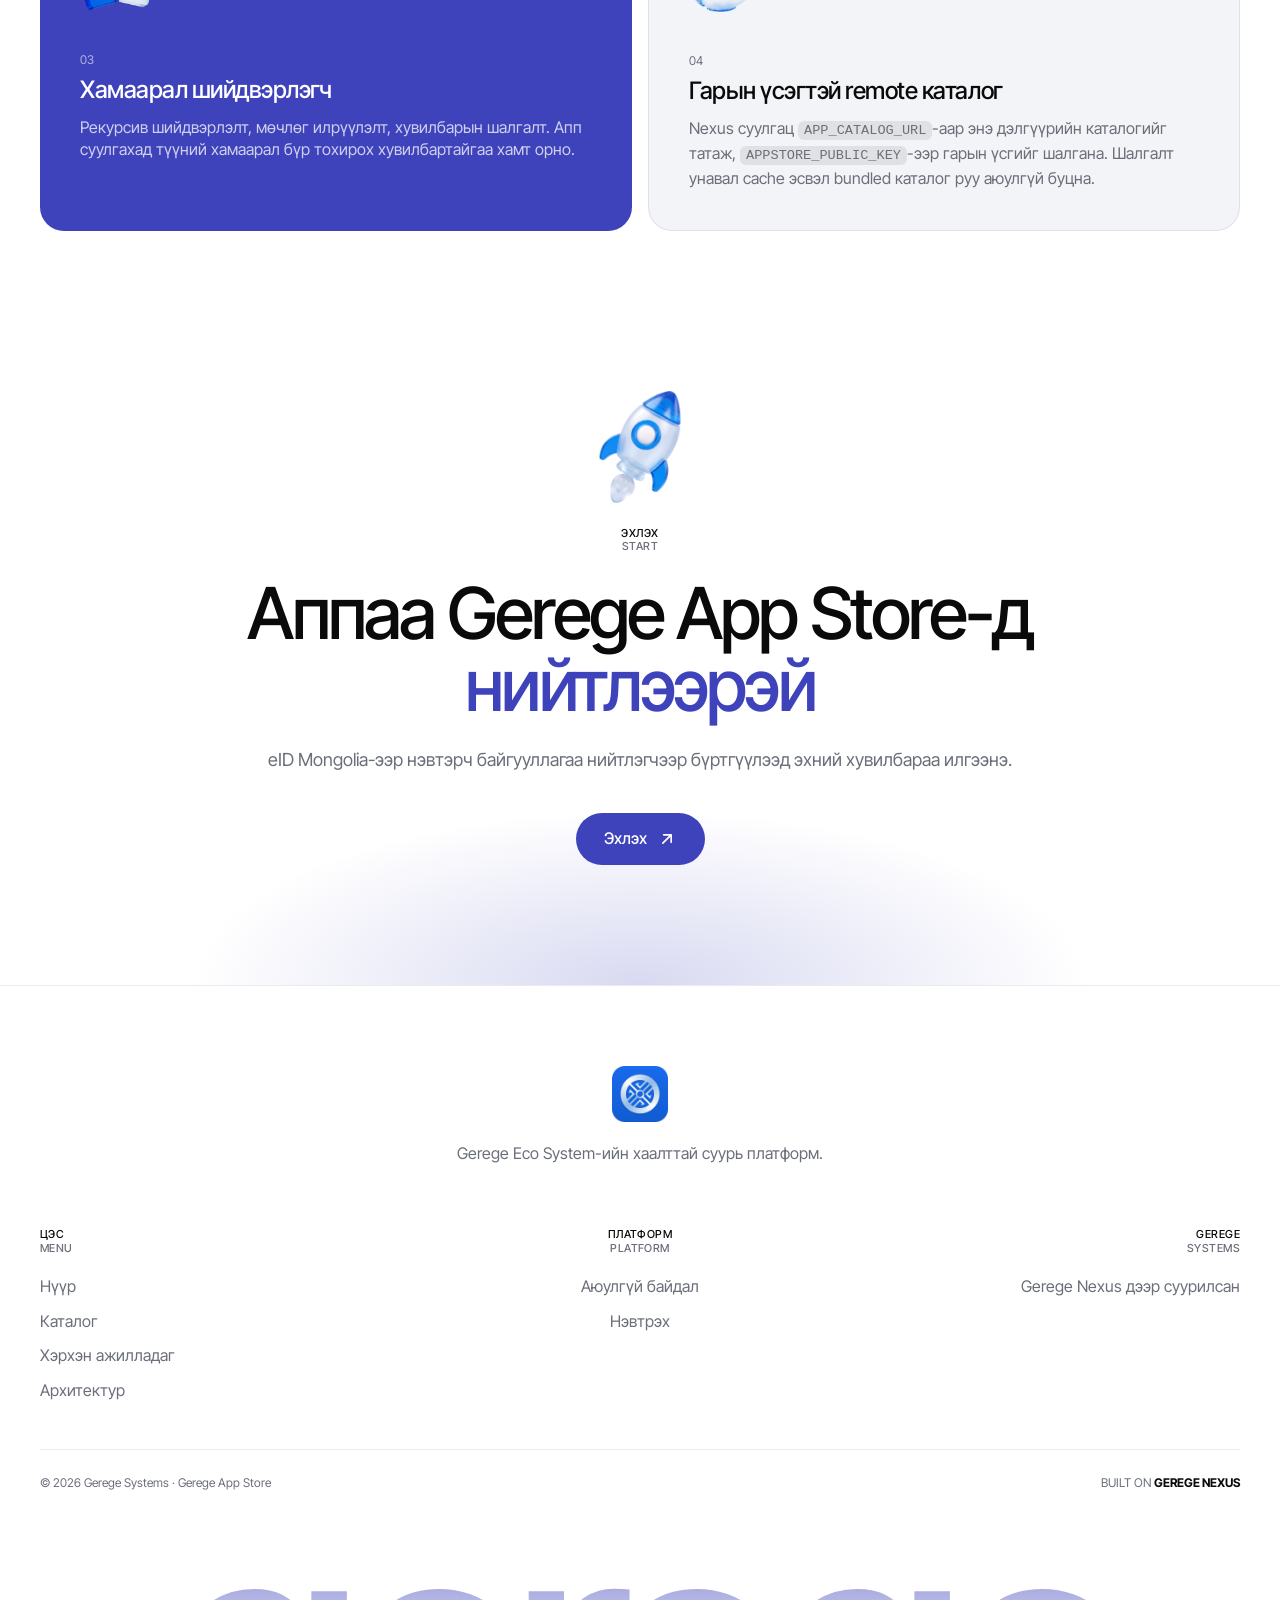
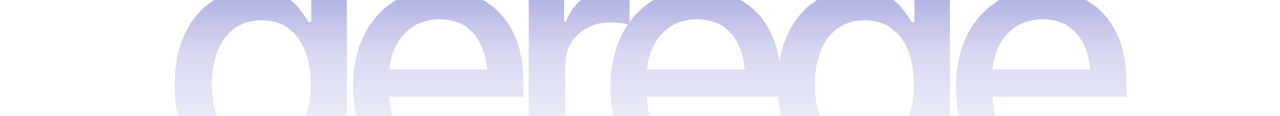
<file: architecture/index.html>
<!DOCTYPE html>
<html lang="mn" data-site="appstore">

<head>
    <title>Архитектур | Gerege App Store — Gerege Eco System-ийн хаалттай суурь платформ</title>

<!-- Meta Tags -->
<meta charset="utf-8">
<meta name="viewport" content="width=device-width, initial-scale=1">
<meta name="title" content="Gerege App Store — Gerege Eco System-ийн хаалттай суурь платформ">
<meta name="description" content="Gerege App Store нь Gerege Nexus дээр ажилладаг аппуудын албан ёсны каталог. Хувилбар бүр хянагдаж нийтлэгдэх бөгөөд Nexus суулгац бүр каталогийн гарын үсгийг шалгасны дараа л апп суулгана.">
<meta name="keywords" content="Gerege App Store, Gerege Nexus, апп дэлгүүр, байгууллагын апп, Ed25519, гарын үсэгтэй каталог, eID Mongolia">
<meta name="author" content="Gerege Systems">
<meta name="robots" content="index, follow">

<!-- Favicon -->
<link rel="shortcut icon" href="/images/appstore-logo.webp">

    <!-- Theme: saved choice, else system preference (runs before paint) -->
<script>
    (function () {
        var t;
        try { t = localStorage.getItem('theme'); } catch (e) {}
        if (t !== 'light' && t !== 'dark') {
            t = window.matchMedia('(prefers-color-scheme: dark)').matches ? 'dark' : 'light';
        }
        document.documentElement.setAttribute('data-theme', t);
    })();
</script>

<!-- Google Font Link (https://fonts.google.com/) -->
<link rel="preconnect" href="https://fonts.googleapis.com">
<link rel="preconnect" href="https://fonts.gstatic.com" crossorigin>
<link href="https://fonts.googleapis.com/css2?family=Inter+Tight:wght@300;400;500;700&display=swap" rel="stylesheet">

  <script type="module" crossorigin src="/assets/app-CljazDsf.js"></script>
  <link rel="stylesheet" crossorigin href="/assets/app-BIvjGQwe.css">
</head>

<body>

    <!-- Navbar -->
<header class="fixed top-0 inset-x-0 z-140 md:pt-5 pt-3 px-4">
    <div class="max-w-260 mx-auto">
        <div class="flex items-center justify-between gap-4 py-2.5 ps-5 pe-2.5 rounded-full border border-fg/10 bg-surface-2/80 backdrop-blur-xl">
            <a href="/" class="flex items-center gap-2.5 shrink-0">
                    <img src="/images/appstore-logo.webp" alt="Gerege App Store" class="h-7">
                <span class="text-base font-medium tracking-[-0.02em] text-fg">gerege-<span class="text-muted">appstore</span></span>
            </a>

            <nav id="navbar" class="hidden lg:flex items-center gap-1">
                                    <a href="/" class="py-2 px-4 rounded-full text-sm text-muted transition-colors hover:text-fg">Нүүр</a>
                                    <a href="/#catalog" class="py-2 px-4 rounded-full text-sm text-muted transition-colors hover:text-fg">Каталог</a>
                                    <a href="/#how" class="py-2 px-4 rounded-full text-sm text-muted transition-colors hover:text-fg">Хэрхэн ажилладаг</a>
                                    <a href="/architecture" class="py-2 px-4 rounded-full text-sm text-muted transition-colors hover:text-fg">Архитектур</a>
                                    <a href="/trust" class="py-2 px-4 rounded-full text-sm text-muted transition-colors hover:text-fg">Аюулгүй байдал</a>
                            </nav>

            <div class="flex items-center gap-2">
                <button type="button" data-theme-toggle aria-label="Light / dark горим солих" class="inline-flex size-11 items-center justify-center rounded-full border border-fg/15 text-fg transition-colors hover:bg-fg/5">
                    <i class="iconify tabler--moon size-5 theme-icon-dark"></i>
                    <i class="iconify tabler--sun size-5 theme-icon-light"></i>
                </button>

                <a href="https://appstore.gerege.mn/login" class="md:inline-flex hidden items-center gap-2 h-11 px-5 rounded-full bg-accent text-on-accent text-sm font-medium">
                    Нэвтрэх <i class="iconify tabler--arrow-up-right size-4"></i>
                </a>

                <button type="button" aria-haspopup="dialog" aria-expanded="false" aria-controls="mobile-menu" data-hs-overlay="#mobile-menu" class="lg:hidden inline-flex size-11 items-center justify-center rounded-full border border-fg/15 text-fg">
                    <i class="iconify tabler--menu-2 size-5"></i>
                </button>
            </div>
        </div>
    </div>

    <div id="mobile-menu" class="hs-overlay hs-overlay-open:translate-y-0 hs-overlay-open:opacity-100 opacity-0 hs-overlay-open:top-auto [--body-scroll:true] fixed inset-x-0 top-0 z-140 -translate-y-full transform transition-all duration-300 lg:hidden px-4" role="dialog" tabindex="-1" aria-labelledby="mobile-menu-label">
        <div class="max-w-260 mx-auto mt-2 p-2 rounded-3xl border border-fg/10 bg-surface-2">
            <div class="flex flex-col">
                                    <a href="/" class="py-3.5 px-4 rounded-2xl text-fg hover:bg-fg/5">Нүүр</a>
                                    <a href="/#catalog" class="py-3.5 px-4 rounded-2xl text-fg hover:bg-fg/5">Каталог</a>
                                    <a href="/#how" class="py-3.5 px-4 rounded-2xl text-fg hover:bg-fg/5">Хэрхэн ажилладаг</a>
                                    <a href="/architecture" class="py-3.5 px-4 rounded-2xl text-fg hover:bg-fg/5">Архитектур</a>
                                    <a href="/trust" class="py-3.5 px-4 rounded-2xl text-fg hover:bg-fg/5">Аюулгүй байдал</a>
                                <a href="https://appstore.gerege.mn/login" class="mt-2 h-13 inline-flex items-center justify-center rounded-2xl bg-accent text-on-accent font-medium">Нэвтрэх</a>
            </div>
        </div>
    </div>
</header>

    <!-- Hero Section -->
    <section class="relative overflow-hidden lg:pt-44 pt-32">
        <div class="absolute inset-0 glow-top -z-1"></div>

        <div class="container">
            <div class="hidden md:flex justify-between mb-14">
                <div class="label">Архитектур<span>architecture</span></div>
                <div class="label text-center">Go<span>modules</span></div>
                <div class="label text-end">Gerege<span>Nexus</span></div>
            </div>

            <div class="text-center" data-aos="fade-up">
                <img src="/images/icons3d-white/gears.webp" alt="" class="size-36 mx-auto mb-6 float hero-icon-shadow">

                <div class="flex flex-wrap justify-center gap-2 mb-7">
                    <span class="pill"><span class="size-1.5 rounded-full bg-accent"></span> Яагаад энэ архитектур</span>
                </div>

                <h1 class="display max-w-4xl mx-auto mb-6">Апп бүр Nexus-ийн <span class="text-accent">нэг гэрээг</span> дагана</h1>

                <p class="text-muted md:text-lg max-w-2xl mx-auto">Каталогийн апп бүр Nexus-д компиллогдсон модуль эсвэл гадаад OIDC апп байна. Аль байгууллагад аль нь идэвхтэйг тухайн байгууллагын суулгалт шийднэ.</p>
            </div>
        </div>

        <div class="relative mt-10 -mb-[4vw] text-center pointer-events-none" aria-hidden="true">
            <div class="wordmark bg-linear-to-b from-fg/90 to-fg/0 bg-clip-text text-transparent">nexus</div>
        </div>
    </section>

    <!-- Architecture pillars -->
    <section class="lg:py-40 py-24">
        <div class="container">
            <div class="grid md:grid-cols-2 gap-4">
                <div class="group rounded-3xl bg-surface border border-fg/8 lg:p-10 p-7 flex flex-col gap-10" data-aos="fade-up">
                    <img src="/images/icons3d-white/gears.webp" alt="" class="size-20 -ms-2 transition-transform duration-500 group-hover:-translate-y-1" loading="lazy">
                    <div>
                        <div class="text-xs text-muted mb-2">01</div>
                        <h3 class="text-2xl mb-3">Компиллогдсон Go модулиуд</h3>
                        <p class="text-muted">Модуль бүр <code class="arch-code">pkg/nexus</code> Go гэрээг хэрэгжүүлж нэг API бинарид компиллогдоно. Маршрут, цэс, эрх, миграцаа module өөрөө бүртгэнэ.</p>
                    </div>
                </div>

                <div class="group rounded-3xl bg-inv text-inv-fg lg:p-10 p-7 flex flex-col gap-10" data-aos="fade-up" data-aos-delay="80">
                    <img src="/images/icons3d-white/safe.webp" alt="" class="size-20 -ms-2 transition-transform duration-500 group-hover:-translate-y-1" loading="lazy">
                    <div>
                        <div class="text-xs text-inv-fg/50 mb-2">02</div>
                        <h3 class="text-2xl mb-3">Тенант бүрийн апп стор</h3>
                        <p class="text-inv-fg/60">Аль байгууллагад аль апп идэвхтэйг өгөгдлийн сан шийднэ. Суулгаагүй апп руу хандвал хориглоно — код нь байгаа ч хаалга нь хаалттай.</p>
                    </div>
                </div>

                <div class="group rounded-3xl bg-accent text-on-accent lg:p-10 p-7 flex flex-col gap-10" data-aos="fade-up" data-aos-delay="160">
                    <img src="/images/icons3d-white/puzzle-check.webp" alt="" class="size-20 -ms-2 transition-transform duration-500 group-hover:-translate-y-1" loading="lazy">
                    <div>
                        <div class="text-xs text-on-accent/60 mb-2">03</div>
                        <h3 class="text-2xl mb-3">Хамаарал шийдвэрлэгч</h3>
                        <p class="text-on-accent/75">Рекурсив шийдвэрлэлт, мөчлөг илрүүлэлт, хувилбарын шалгалт. Апп суулгахад түүний хамаарал бүр тохирох хувилбартайгаа хамт орно.</p>
                    </div>
                </div>

                <div class="group rounded-3xl bg-surface border border-fg/8 lg:p-10 p-7 flex flex-col gap-10" data-aos="fade-up" data-aos-delay="240">
                    <img src="/images/icons3d-white/globe.webp" alt="" class="size-20 -ms-2 transition-transform duration-500 group-hover:-translate-y-1" loading="lazy">
                    <div>
                        <div class="text-xs text-muted mb-2">04</div>
                        <h3 class="text-2xl mb-3">Гарын үсэгтэй remote каталог</h3>
                        <p class="text-muted">Nexus суулгац <code class="arch-code">APP_CATALOG_URL</code>-аар энэ дэлгүүрийн каталогийг татаж, <code class="arch-code">APPSTORE_PUBLIC_KEY</code>-ээр гарын үсгийг шалгана. Шалгалт унавал cache эсвэл bundled каталог руу аюулгүй буцна.</p>
                    </div>
                </div>
            </div>
        </div>
    </section>

    <section class="relative lg:pb-30 pb-20 overflow-hidden">
    <div class="absolute inset-x-0 bottom-0 h-[70%] -z-1" style="background: radial-gradient(50% 60% at 50% 100%, color-mix(in srgb, var(--accent) 20%, transparent), transparent 70%)"></div>

    <div class="container text-center">
        <img src="/images/icons3d-white/rocket.webp" alt="" class="size-28 mx-auto mb-6" loading="lazy">
        <div class="label mb-6">Эхлэх<span>start</span></div>
        <h2 class="display max-w-4xl mx-auto mb-6">Аппаа Gerege App Store-д <span class="text-accent">нийтлээрэй</span></h2>
        <p class="text-muted md:text-lg mb-10">eID Mongolia-ээр нэвтэрч байгууллагаа нийтлэгчээр бүртгүүлээд эхний хувилбараа илгээнэ.</p>

        <a href="https://appstore.gerege.mn/login" class="btn-accent">Эхлэх <i class="iconify tabler--arrow-up-right size-5"></i></a>
    </div>
</section>

    <!-- Footer -->
<footer id="footer" class="relative overflow-hidden border-t border-fg/8 pt-20">
    <div class="container">
        <div class="flex flex-col items-center text-center mb-16">
                <img src="/images/appstore-logo.webp" alt="Gerege App Store" class="h-14 mb-5">
            <p class="text-muted">Gerege Eco System-ийн хаалттай суурь платформ.</p>
        </div>

        <div class="grid md:grid-cols-3 gap-10 pb-12 border-b border-fg/8">
            <div>
                <div class="label mb-5">Цэс<span>menu</span></div>
                <div class="space-y-3 *:block *:text-muted *:hover:text-fg *:transition-colors">
                                                                        <a href="/">Нүүр</a>
                                                                                                <a href="/#catalog">Каталог</a>
                                                                                                <a href="/#how">Хэрхэн ажилладаг</a>
                                                                                                <a href="/architecture">Архитектур</a>
                                                                                                        </div>
            </div>

            <div class="md:text-center">
                <div class="label mb-5">Платформ<span>platform</span></div>
                <div class="space-y-3 *:block *:text-muted *:hover:text-fg *:transition-colors">
                    <a href="/trust">Аюулгүй байдал</a>
                                        <a href="https://appstore.gerege.mn/login">Нэвтрэх</a>
                </div>
            </div>

            <div class="md:text-end">
                <div class="label mb-5">Gerege<span>systems</span></div>
                <p class="text-muted">Gerege Nexus дээр суурилсан</p>
            </div>
        </div>

        <div class="flex md:flex-row flex-col justify-between gap-2 py-6 text-xs text-muted">
            <div>© 2026 Gerege Systems · Gerege App Store</div>
            <div><span>BUILT ON</span> <span class="text-fg font-bold">GEREGE NEXUS</span></div>
        </div>
    </div>

    <div class="text-center -mb-[6vw] pointer-events-none" aria-hidden="true">
        <div class="wordmark bg-linear-to-b from-accent/70 via-accent/20 to-transparent bg-clip-text text-transparent">gerege</div>
    </div>
</footer>

</body>

</html>
</file>
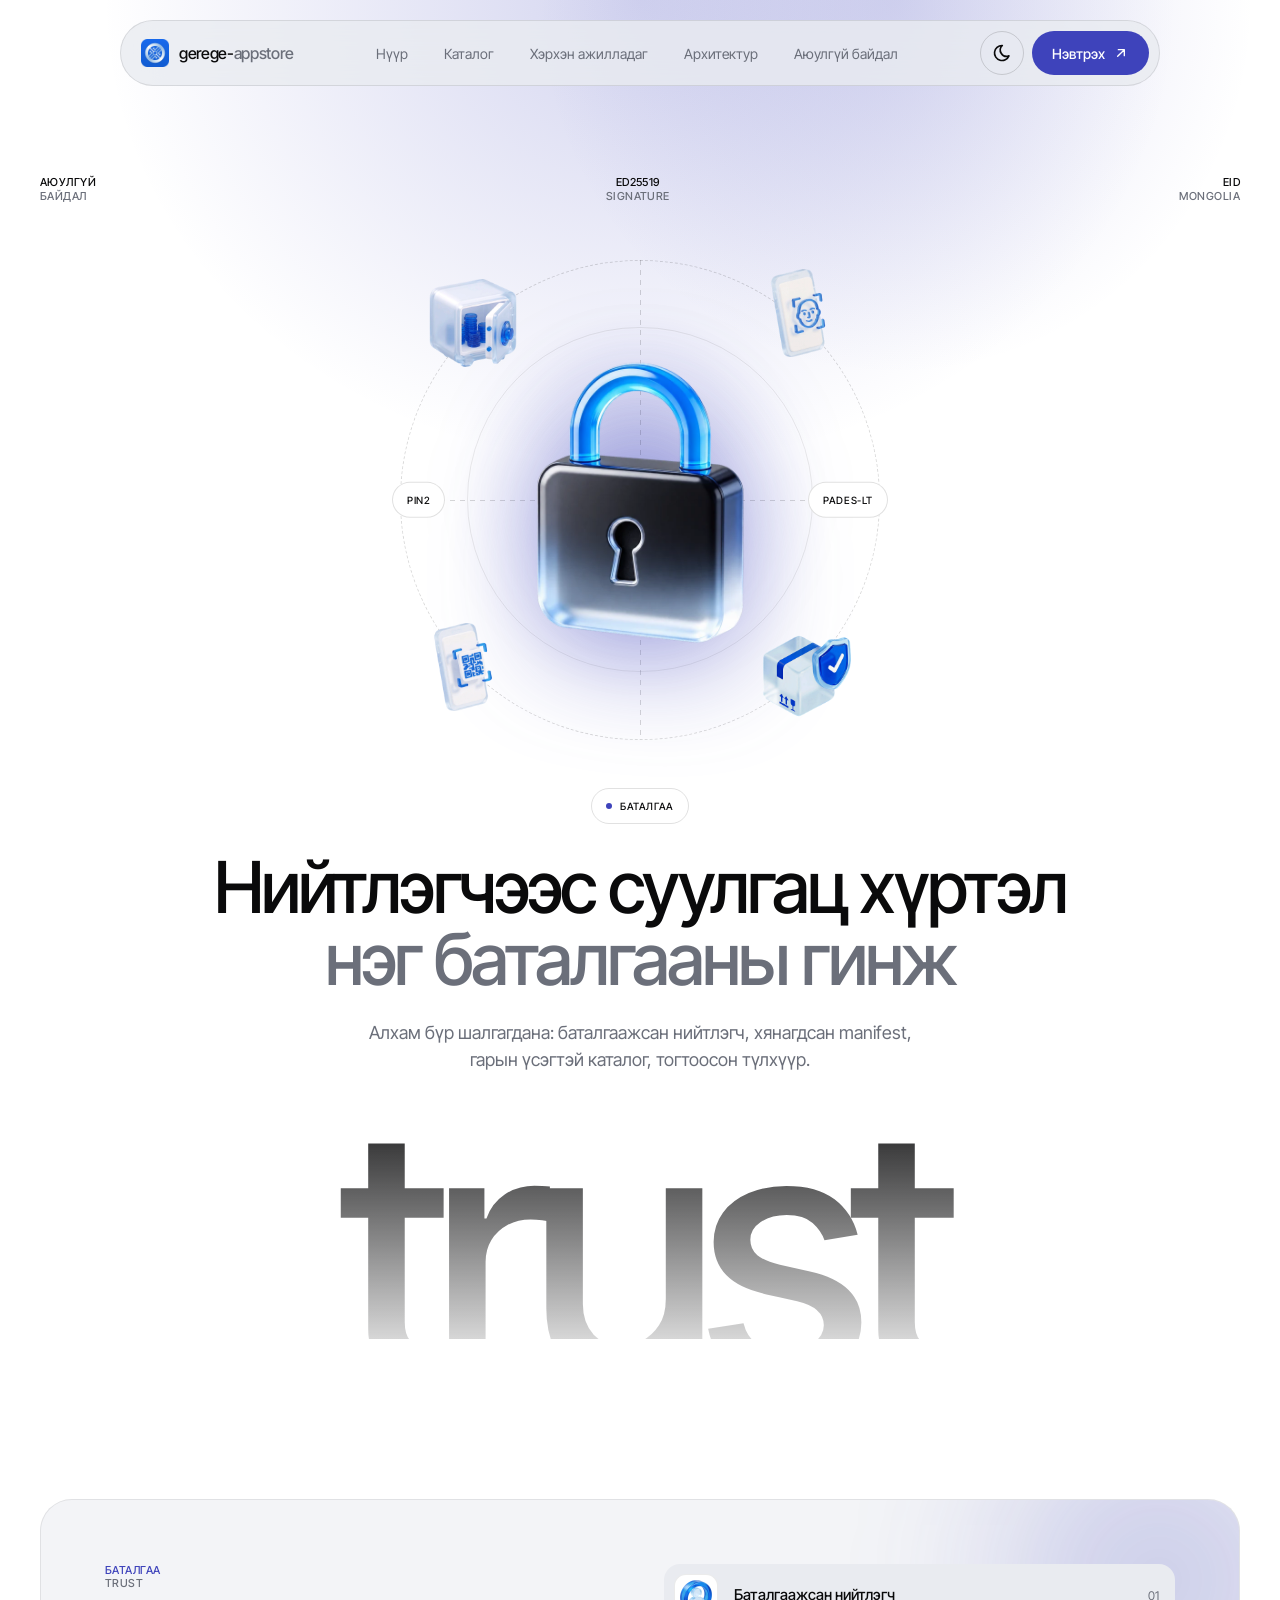
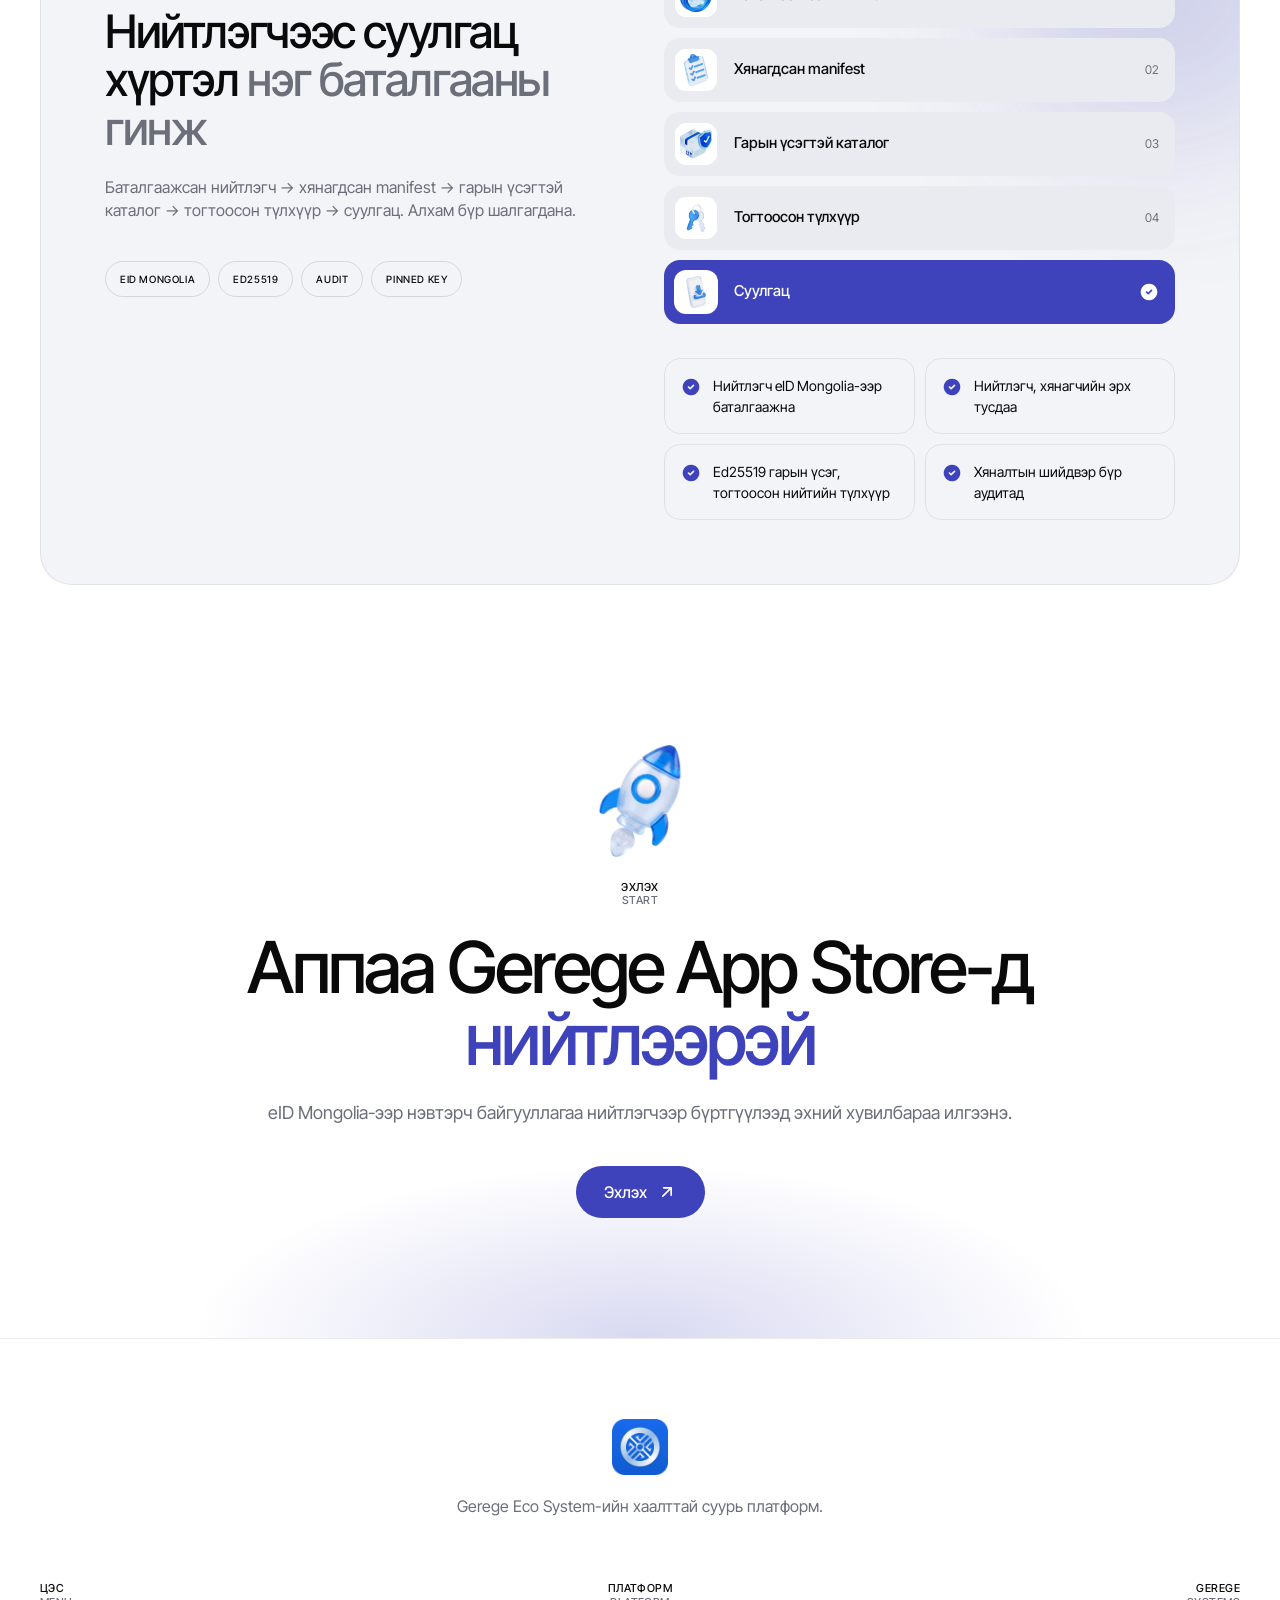
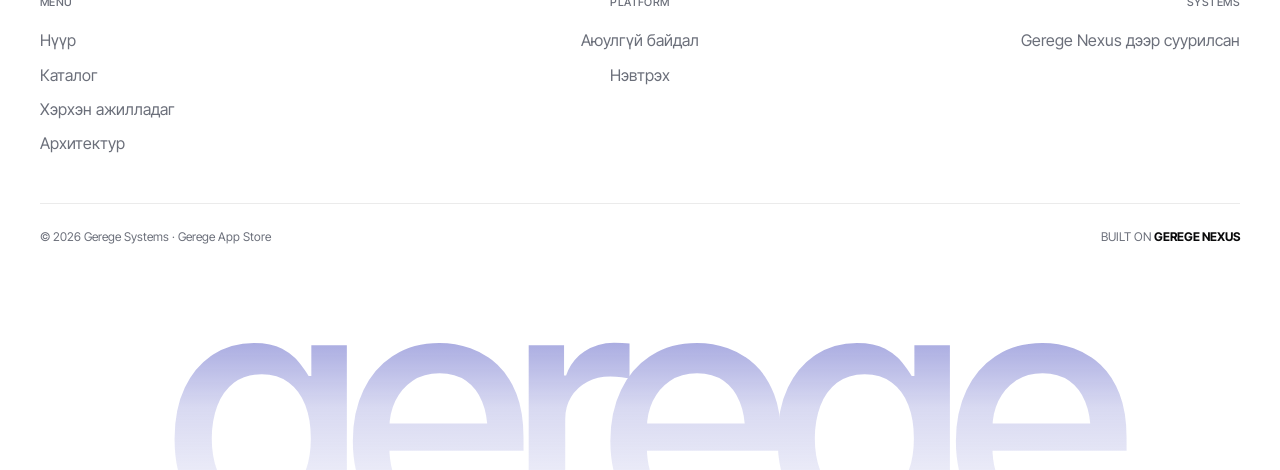
<file: trust/index.html>
<!DOCTYPE html>
<html lang="mn" data-site="appstore">

<head>
    <title>Аюулгүй байдал | Gerege App Store — Gerege Eco System-ийн хаалттай суурь платформ</title>

<!-- Meta Tags -->
<meta charset="utf-8">
<meta name="viewport" content="width=device-width, initial-scale=1">
<meta name="title" content="Gerege App Store — Gerege Eco System-ийн хаалттай суурь платформ">
<meta name="description" content="Gerege App Store нь Gerege Nexus дээр ажилладаг аппуудын албан ёсны каталог. Хувилбар бүр хянагдаж нийтлэгдэх бөгөөд Nexus суулгац бүр каталогийн гарын үсгийг шалгасны дараа л апп суулгана.">
<meta name="keywords" content="Gerege App Store, Gerege Nexus, апп дэлгүүр, байгууллагын апп, Ed25519, гарын үсэгтэй каталог, eID Mongolia">
<meta name="author" content="Gerege Systems">
<meta name="robots" content="index, follow">

<!-- Favicon -->
<link rel="shortcut icon" href="/images/appstore-logo.webp">

    <!-- Theme: saved choice, else system preference (runs before paint) -->
<script>
    (function () {
        var t;
        try { t = localStorage.getItem('theme'); } catch (e) {}
        if (t !== 'light' && t !== 'dark') {
            t = window.matchMedia('(prefers-color-scheme: dark)').matches ? 'dark' : 'light';
        }
        document.documentElement.setAttribute('data-theme', t);
    })();
</script>

<!-- Google Font Link (https://fonts.google.com/) -->
<link rel="preconnect" href="https://fonts.googleapis.com">
<link rel="preconnect" href="https://fonts.gstatic.com" crossorigin>
<link href="https://fonts.googleapis.com/css2?family=Inter+Tight:wght@300;400;500;700&display=swap" rel="stylesheet">

  <script type="module" crossorigin src="/assets/app-CljazDsf.js"></script>
  <link rel="stylesheet" crossorigin href="/assets/app-BIvjGQwe.css">
</head>

<body>

    <!-- Navbar -->
<header class="fixed top-0 inset-x-0 z-140 md:pt-5 pt-3 px-4">
    <div class="max-w-260 mx-auto">
        <div class="flex items-center justify-between gap-4 py-2.5 ps-5 pe-2.5 rounded-full border border-fg/10 bg-surface-2/80 backdrop-blur-xl">
            <a href="/" class="flex items-center gap-2.5 shrink-0">
                    <img src="/images/appstore-logo.webp" alt="Gerege App Store" class="h-7">
                <span class="text-base font-medium tracking-[-0.02em] text-fg">gerege-<span class="text-muted">appstore</span></span>
            </a>

            <nav id="navbar" class="hidden lg:flex items-center gap-1">
                                    <a href="/" class="py-2 px-4 rounded-full text-sm text-muted transition-colors hover:text-fg">Нүүр</a>
                                    <a href="/#catalog" class="py-2 px-4 rounded-full text-sm text-muted transition-colors hover:text-fg">Каталог</a>
                                    <a href="/#how" class="py-2 px-4 rounded-full text-sm text-muted transition-colors hover:text-fg">Хэрхэн ажилладаг</a>
                                    <a href="/architecture" class="py-2 px-4 rounded-full text-sm text-muted transition-colors hover:text-fg">Архитектур</a>
                                    <a href="/trust" class="py-2 px-4 rounded-full text-sm text-muted transition-colors hover:text-fg">Аюулгүй байдал</a>
                            </nav>

            <div class="flex items-center gap-2">
                <button type="button" data-theme-toggle aria-label="Light / dark горим солих" class="inline-flex size-11 items-center justify-center rounded-full border border-fg/15 text-fg transition-colors hover:bg-fg/5">
                    <i class="iconify tabler--moon size-5 theme-icon-dark"></i>
                    <i class="iconify tabler--sun size-5 theme-icon-light"></i>
                </button>

                <a href="https://appstore.gerege.mn/login" class="md:inline-flex hidden items-center gap-2 h-11 px-5 rounded-full bg-accent text-on-accent text-sm font-medium">
                    Нэвтрэх <i class="iconify tabler--arrow-up-right size-4"></i>
                </a>

                <button type="button" aria-haspopup="dialog" aria-expanded="false" aria-controls="mobile-menu" data-hs-overlay="#mobile-menu" class="lg:hidden inline-flex size-11 items-center justify-center rounded-full border border-fg/15 text-fg">
                    <i class="iconify tabler--menu-2 size-5"></i>
                </button>
            </div>
        </div>
    </div>

    <div id="mobile-menu" class="hs-overlay hs-overlay-open:translate-y-0 hs-overlay-open:opacity-100 opacity-0 hs-overlay-open:top-auto [--body-scroll:true] fixed inset-x-0 top-0 z-140 -translate-y-full transform transition-all duration-300 lg:hidden px-4" role="dialog" tabindex="-1" aria-labelledby="mobile-menu-label">
        <div class="max-w-260 mx-auto mt-2 p-2 rounded-3xl border border-fg/10 bg-surface-2">
            <div class="flex flex-col">
                                    <a href="/" class="py-3.5 px-4 rounded-2xl text-fg hover:bg-fg/5">Нүүр</a>
                                    <a href="/#catalog" class="py-3.5 px-4 rounded-2xl text-fg hover:bg-fg/5">Каталог</a>
                                    <a href="/#how" class="py-3.5 px-4 rounded-2xl text-fg hover:bg-fg/5">Хэрхэн ажилладаг</a>
                                    <a href="/architecture" class="py-3.5 px-4 rounded-2xl text-fg hover:bg-fg/5">Архитектур</a>
                                    <a href="/trust" class="py-3.5 px-4 rounded-2xl text-fg hover:bg-fg/5">Аюулгүй байдал</a>
                                <a href="https://appstore.gerege.mn/login" class="mt-2 h-13 inline-flex items-center justify-center rounded-2xl bg-accent text-on-accent font-medium">Нэвтрэх</a>
            </div>
        </div>
    </div>
</header>

        <!-- Hero Section -->
    <section class="relative overflow-hidden lg:pt-44 pt-32">
        <div class="absolute inset-0 glow-top -z-1"></div>

        <div class="container">
            <div class="hidden md:flex justify-between mb-14">
                <div class="label">Аюулгүй<span>байдал</span></div>
                <div class="label text-center">Ed25519<span>signature</span></div>
                <div class="label text-end">eID<span>Mongolia</span></div>
            </div>

            <!-- Lock stage -->
            <div class="relative mx-auto mb-12 size-[min(86vw,480px)]" aria-hidden="true" data-aos="zoom-in">
                <div class="absolute inset-[18%] rounded-full glow-accent blur-2xl"></div>
                <div class="absolute inset-0 rounded-full border border-dashed border-fg/15 spin-slow"></div>
                <div class="absolute inset-[14%] rounded-full border border-fg/8"></div>
                <div class="absolute inset-x-0 top-1/2 h-px dashed-h"></div>
                <div class="absolute inset-y-0 start-1/2 w-px dashed-v"></div>

                <img src="/images/home/lock-hero.webp" alt="" class="absolute inset-[12%] size-[76%] object-contain float hero-icon-shadow">

                <img src="/images/icons3d-white/safe.webp" alt="" class="absolute top-[4%] start-[6%] md:size-22 size-16 float [animation-delay:-1.5s]">
                <img src="/images/icons3d-white/phone-face-id.webp" alt="" class="absolute top-[2%] end-[8%] md:size-22 size-16 float [animation-delay:-3s]">
                <img src="/images/icons3d-white/phone-qr.webp" alt="" class="absolute bottom-[6%] start-[4%] md:size-22 size-16 float [animation-delay:-4.5s]">
                <img src="/images/icons3d-white/safe-package.webp" alt="" class="absolute bottom-[4%] end-[6%] md:size-22 size-16 float [animation-delay:-2s]">

                <span class="pill absolute top-1/2 -translate-y-1/2 -start-2 bg-bg">PIN2</span>
                <span class="pill absolute top-1/2 -translate-y-1/2 -end-2 bg-bg">PAdES-LT</span>
            </div>

            <div class="text-center" data-aos="fade-up">
                <div class="flex flex-wrap justify-center gap-2 mb-7">
                    <span class="pill"><span class="size-1.5 rounded-full bg-accent"></span> Баталгаа</span>
                </div>

                <h1 class="display max-w-4xl mx-auto mb-6">Нийтлэгчээс суулгац хүртэл <span class="text-muted">нэг баталгааны гинж</span></h1>

                <p class="text-muted md:text-lg max-w-xl mx-auto">Алхам бүр шалгагдана: баталгаажсан нийтлэгч, хянагдсан manifest, гарын үсэгтэй каталог, тогтоосон түлхүүр.</p>
            </div>
        </div>

        <div class="relative mt-10 -mb-[4vw] text-center pointer-events-none" aria-hidden="true">
            <div class="wordmark bg-linear-to-b from-fg/90 to-fg/0 bg-clip-text text-transparent">trust</div>
        </div>
    </section>

    <section id="trust" class="lg:py-40 py-24 scroll-mt-24">
    <div class="container">
        <div class="relative overflow-hidden rounded-[32px] bg-surface border border-fg/8 lg:p-16 md:p-10 p-7">
            <div class="absolute -top-40 -end-40 size-120 rounded-full glow-accent blur-3xl opacity-60 pointer-events-none"></div>

            <div class="relative grid lg:grid-cols-12 gap-12">
                <div class="lg:col-span-6">
                    <div class="label text-accent mb-4">Баталгаа<span>trust</span></div>
                    <h2 class="h2 mb-6">Нийтлэгчээс суулгац хүртэл <span class="text-muted">нэг баталгааны гинж</span></h2>
                    <p class="text-muted mb-10 max-w-lg">Баталгаажсан нийтлэгч → хянагдсан manifest → гарын үсэгтэй каталог → тогтоосон түлхүүр → суулгац. Алхам бүр шалгагдана.</p>

                    <div class="flex flex-wrap gap-2">
                                                    <span class="pill">eID Mongolia</span>
                                                    <span class="pill">Ed25519</span>
                                                    <span class="pill">Audit</span>
                                                    <span class="pill">Pinned key</span>
                                            </div>
                </div>

                <div class="lg:col-span-6 flex flex-col gap-2.5">
                                            <div class="flex items-center gap-4 h-16 ps-2.5 pe-4 rounded-2xl bg-surface-2" data-aos="fade-up" data-aos-delay="0">
                            <span class="size-11 shrink-0 inline-flex items-center justify-center rounded-xl bg-bg border border-fg/8">
                                <img src="/images/icons3d-white/user-profile.webp" alt="" class="size-8 object-contain" loading="lazy">
                            </span>
                            <span class="flex-1 text-[15px] font-medium">Баталгаажсан нийтлэгч</span>
                            <span class="text-xs text-muted">01</span>
                        </div>
                                            <div class="flex items-center gap-4 h-16 ps-2.5 pe-4 rounded-2xl bg-surface-2" data-aos="fade-up" data-aos-delay="80">
                            <span class="size-11 shrink-0 inline-flex items-center justify-center rounded-xl bg-bg border border-fg/8">
                                <img src="/images/icons3d-white/checklist.webp" alt="" class="size-8 object-contain" loading="lazy">
                            </span>
                            <span class="flex-1 text-[15px] font-medium">Хянагдсан manifest</span>
                            <span class="text-xs text-muted">02</span>
                        </div>
                                            <div class="flex items-center gap-4 h-16 ps-2.5 pe-4 rounded-2xl bg-surface-2" data-aos="fade-up" data-aos-delay="160">
                            <span class="size-11 shrink-0 inline-flex items-center justify-center rounded-xl bg-bg border border-fg/8">
                                <img src="/images/icons3d-white/safe-package.webp" alt="" class="size-8 object-contain" loading="lazy">
                            </span>
                            <span class="flex-1 text-[15px] font-medium">Гарын үсэгтэй каталог</span>
                            <span class="text-xs text-muted">03</span>
                        </div>
                                            <div class="flex items-center gap-4 h-16 ps-2.5 pe-4 rounded-2xl bg-surface-2" data-aos="fade-up" data-aos-delay="240">
                            <span class="size-11 shrink-0 inline-flex items-center justify-center rounded-xl bg-bg border border-fg/8">
                                <img src="/images/icons3d/keys.webp" alt="" class="size-8 object-contain" loading="lazy">
                            </span>
                            <span class="flex-1 text-[15px] font-medium">Тогтоосон түлхүүр</span>
                            <span class="text-xs text-muted">04</span>
                        </div>
                                                            <div class="group flex items-center gap-4 h-16 ps-2.5 pe-4 rounded-2xl bg-accent text-on-accent" data-aos="fade-up" data-aos-delay="320">
                        <span class="size-11 shrink-0 inline-flex items-center justify-center rounded-xl bg-bg">
                            <img src="/images/icons3d-white/phone-download.webp" alt="" class="size-8 object-contain" loading="lazy">
                        </span>
                        <span class="flex-1 text-[15px] font-medium">Суулгац</span>
                                                    <i class="iconify tabler--circle-check-filled size-5"></i>
                                            </div>

                    <div class="grid sm:grid-cols-2 gap-2.5 mt-6">
                                                    <div class="flex items-start gap-3 p-4 rounded-2xl border border-fg/8">
                                <i class="iconify tabler--circle-check-filled size-5 text-accent shrink-0 mt-0.5"></i>
                                <p class="text-sm">Нийтлэгч eID Mongolia-ээр баталгаажна</p>
                            </div>
                                                    <div class="flex items-start gap-3 p-4 rounded-2xl border border-fg/8">
                                <i class="iconify tabler--circle-check-filled size-5 text-accent shrink-0 mt-0.5"></i>
                                <p class="text-sm">Нийтлэгч, хянагчийн эрх тусдаа</p>
                            </div>
                                                    <div class="flex items-start gap-3 p-4 rounded-2xl border border-fg/8">
                                <i class="iconify tabler--circle-check-filled size-5 text-accent shrink-0 mt-0.5"></i>
                                <p class="text-sm">Ed25519 гарын үсэг, тогтоосон нийтийн түлхүүр</p>
                            </div>
                                                    <div class="flex items-start gap-3 p-4 rounded-2xl border border-fg/8">
                                <i class="iconify tabler--circle-check-filled size-5 text-accent shrink-0 mt-0.5"></i>
                                <p class="text-sm">Хяналтын шийдвэр бүр аудитад</p>
                            </div>
                                            </div>
                </div>
            </div>
        </div>
    </div>
</section>

    <section class="relative lg:pb-30 pb-20 overflow-hidden">
    <div class="absolute inset-x-0 bottom-0 h-[70%] -z-1" style="background: radial-gradient(50% 60% at 50% 100%, color-mix(in srgb, var(--accent) 20%, transparent), transparent 70%)"></div>

    <div class="container text-center">
        <img src="/images/icons3d-white/rocket.webp" alt="" class="size-28 mx-auto mb-6" loading="lazy">
        <div class="label mb-6">Эхлэх<span>start</span></div>
        <h2 class="display max-w-4xl mx-auto mb-6">Аппаа Gerege App Store-д <span class="text-accent">нийтлээрэй</span></h2>
        <p class="text-muted md:text-lg mb-10">eID Mongolia-ээр нэвтэрч байгууллагаа нийтлэгчээр бүртгүүлээд эхний хувилбараа илгээнэ.</p>

        <a href="https://appstore.gerege.mn/login" class="btn-accent">Эхлэх <i class="iconify tabler--arrow-up-right size-5"></i></a>
    </div>
</section>

    <!-- Footer -->
<footer id="footer" class="relative overflow-hidden border-t border-fg/8 pt-20">
    <div class="container">
        <div class="flex flex-col items-center text-center mb-16">
                <img src="/images/appstore-logo.webp" alt="Gerege App Store" class="h-14 mb-5">
            <p class="text-muted">Gerege Eco System-ийн хаалттай суурь платформ.</p>
        </div>

        <div class="grid md:grid-cols-3 gap-10 pb-12 border-b border-fg/8">
            <div>
                <div class="label mb-5">Цэс<span>menu</span></div>
                <div class="space-y-3 *:block *:text-muted *:hover:text-fg *:transition-colors">
                                                                        <a href="/">Нүүр</a>
                                                                                                <a href="/#catalog">Каталог</a>
                                                                                                <a href="/#how">Хэрхэн ажилладаг</a>
                                                                                                <a href="/architecture">Архитектур</a>
                                                                                                        </div>
            </div>

            <div class="md:text-center">
                <div class="label mb-5">Платформ<span>platform</span></div>
                <div class="space-y-3 *:block *:text-muted *:hover:text-fg *:transition-colors">
                    <a href="/trust">Аюулгүй байдал</a>
                                        <a href="https://appstore.gerege.mn/login">Нэвтрэх</a>
                </div>
            </div>

            <div class="md:text-end">
                <div class="label mb-5">Gerege<span>systems</span></div>
                <p class="text-muted">Gerege Nexus дээр суурилсан</p>
            </div>
        </div>

        <div class="flex md:flex-row flex-col justify-between gap-2 py-6 text-xs text-muted">
            <div>© 2026 Gerege Systems · Gerege App Store</div>
            <div><span>BUILT ON</span> <span class="text-fg font-bold">GEREGE NEXUS</span></div>
        </div>
    </div>

    <div class="text-center -mb-[6vw] pointer-events-none" aria-hidden="true">
        <div class="wordmark bg-linear-to-b from-accent/70 via-accent/20 to-transparent bg-clip-text text-transparent">gerege</div>
    </div>
</footer>

</body>

</html>
</file>
